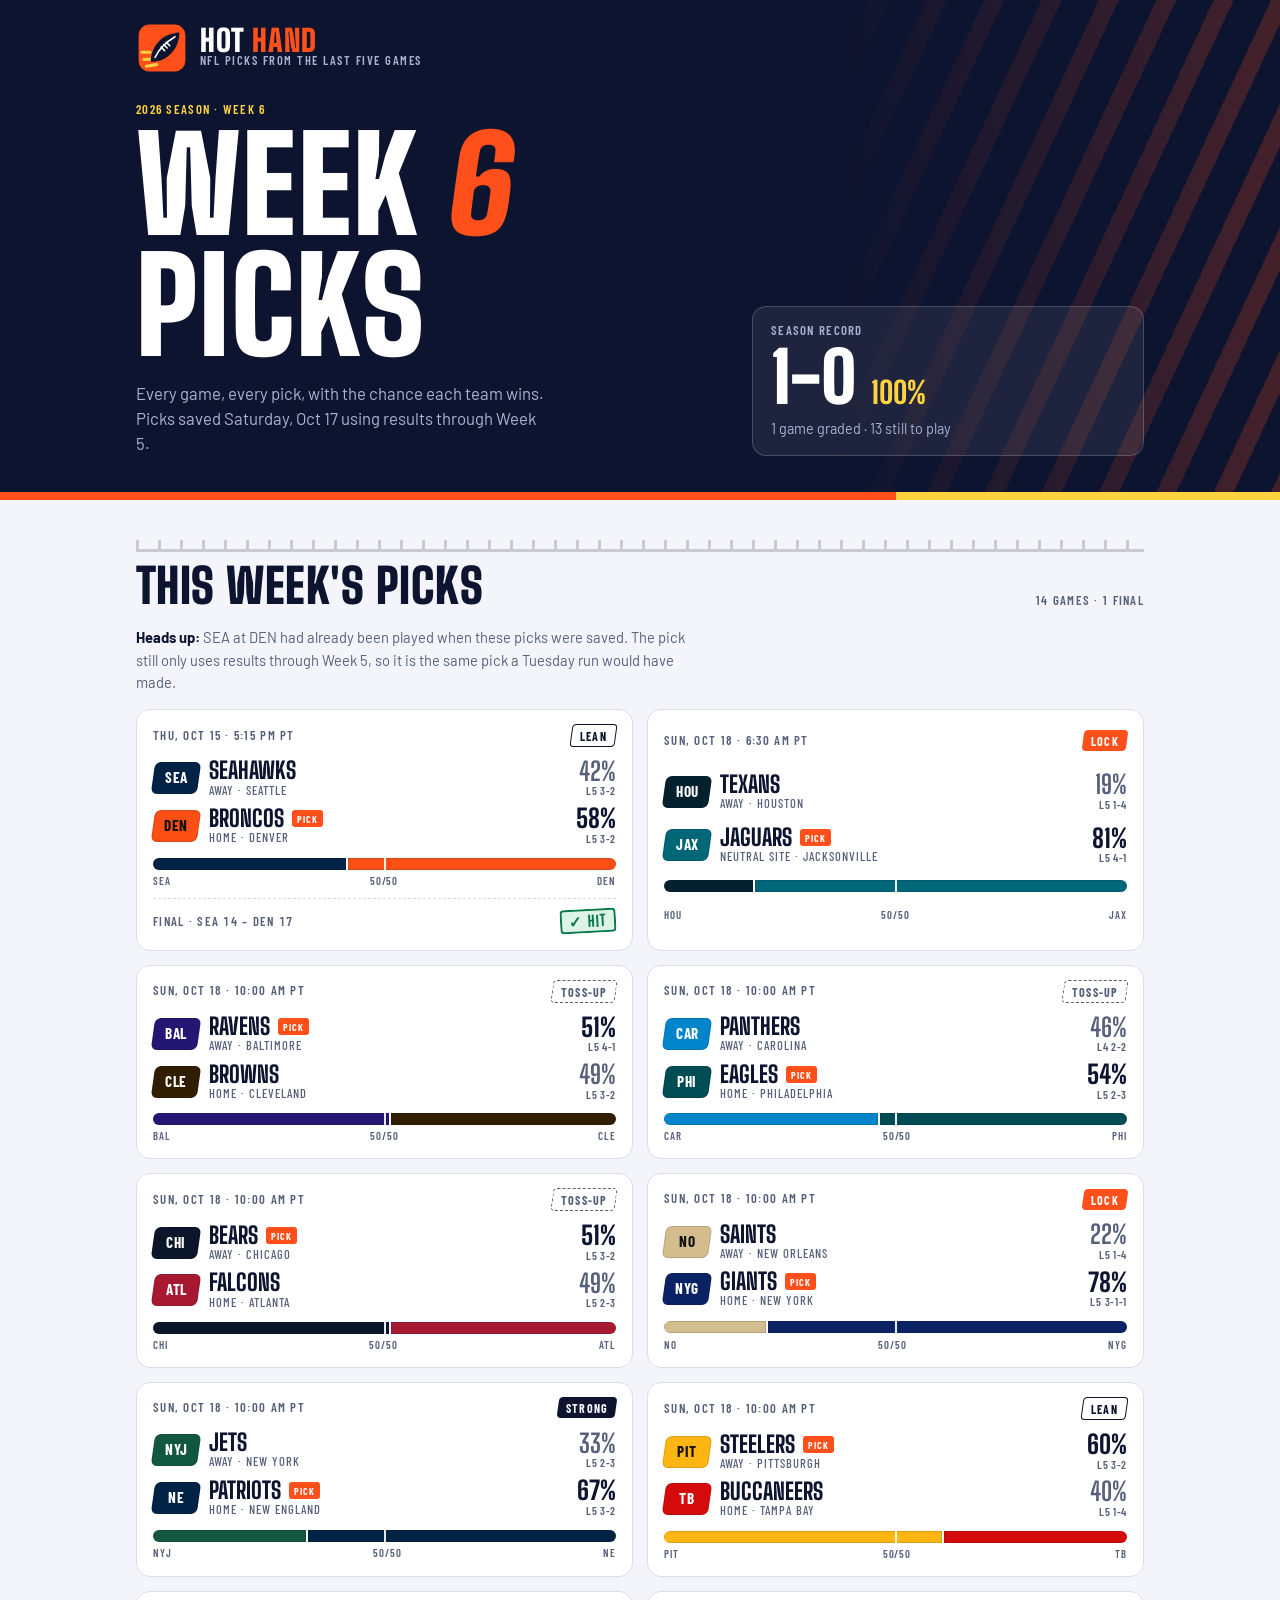
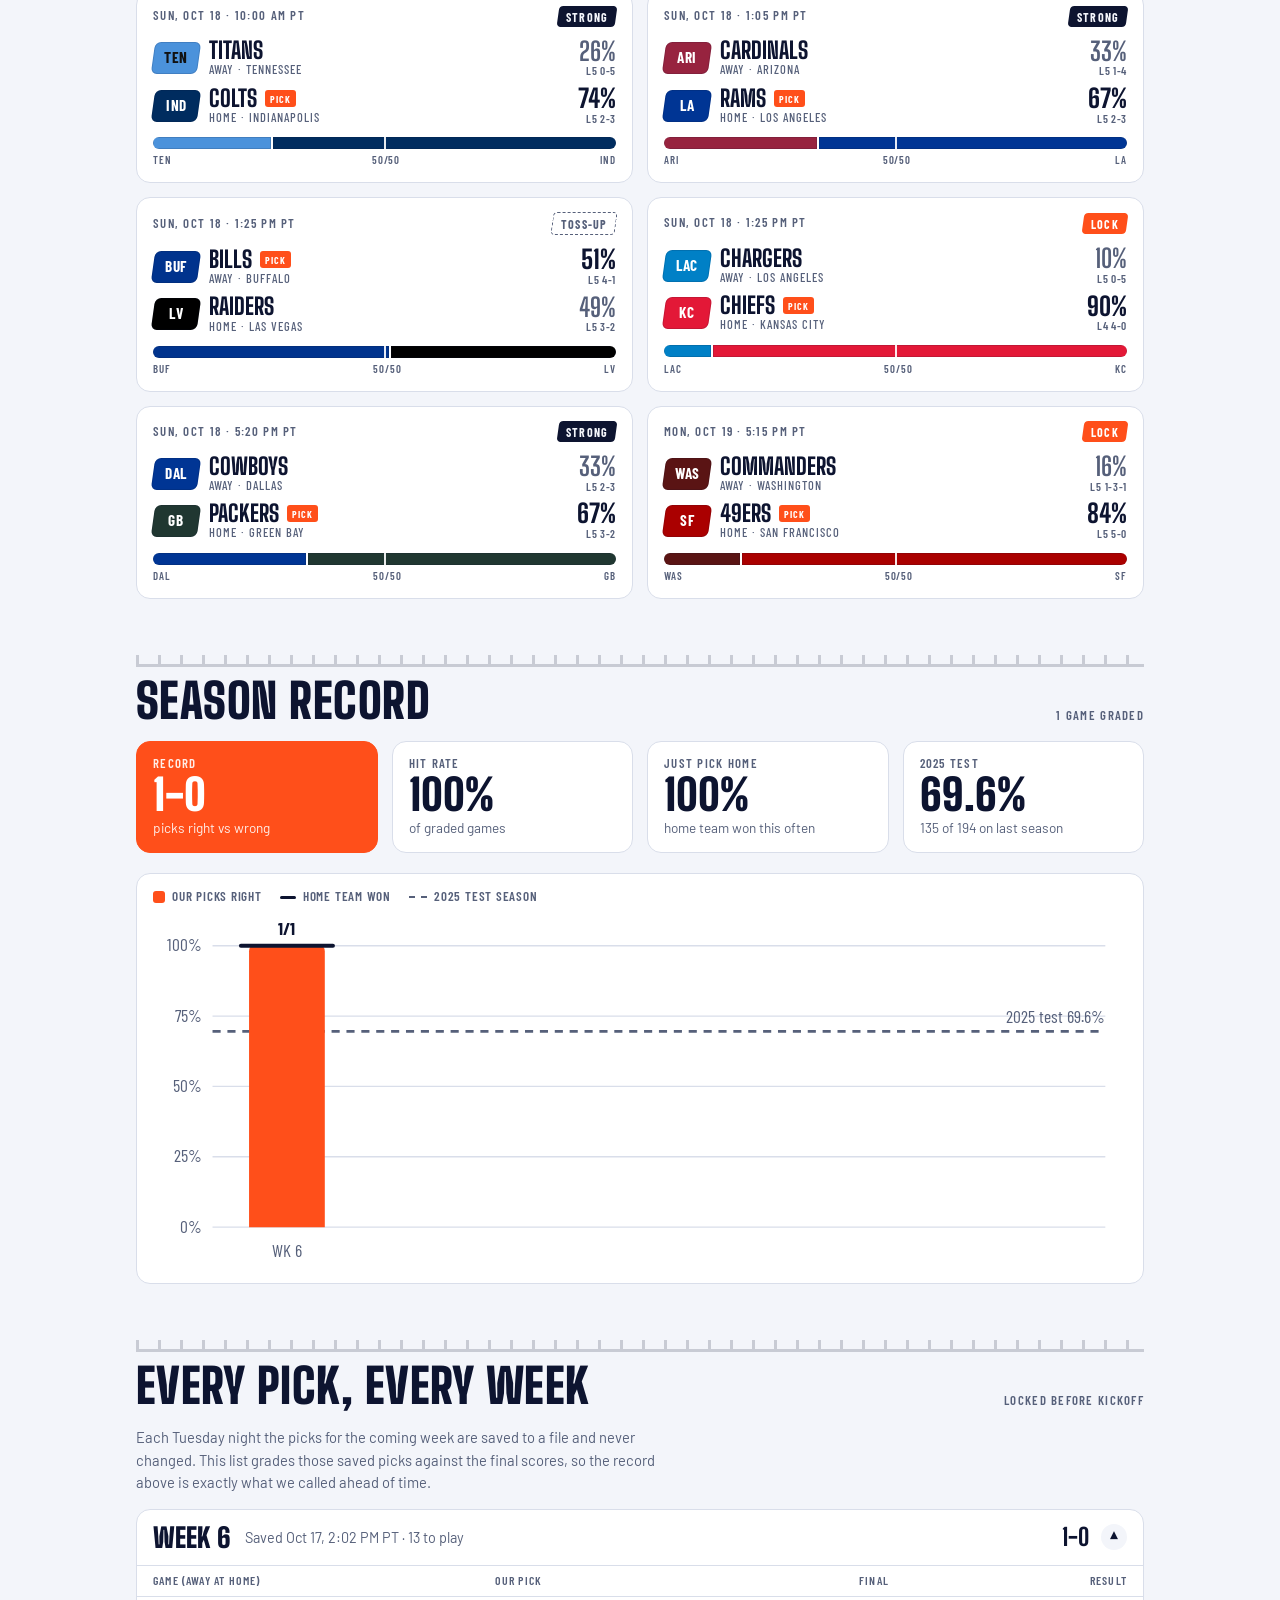
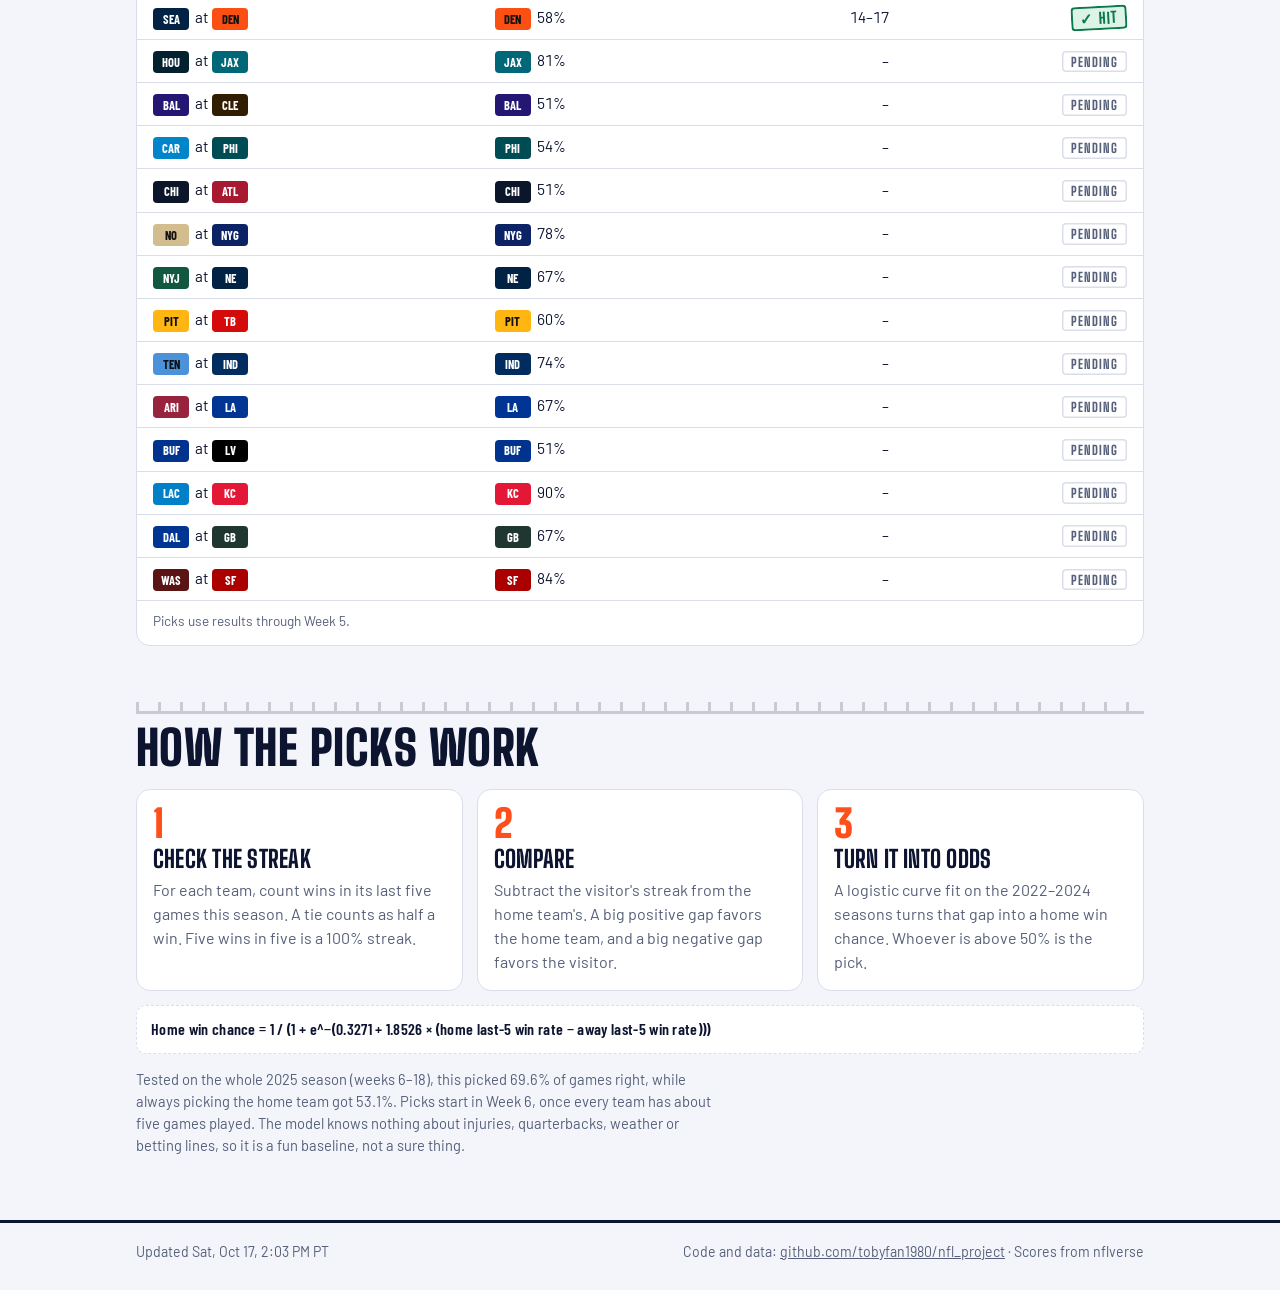
<file: docs/index.html>
<!doctype html>
<html lang="en">
<head>
<meta charset="utf-8">
<meta name="viewport" content="width=device-width, initial-scale=1, viewport-fit=cover">
<title>Hot Hand NFL Picks</title>
<meta name="description" content="Weekly NFL game picks from a model built on each team's last five games, with every past pick graded.">
<link rel="icon" href="data:image/svg+xml,%3Csvg xmlns='http://www.w3.org/2000/svg' viewBox='0 0 64 64'%3E%3Crect x='4' y='4' width='56' height='56' rx='12' fill='%23FF4F1A'/%3E%3Cpath d='M14 44C14 28 28 16 50 16C50 34 36 48 14 44Z' fill='%230D1430'/%3E%3Cpath d='M24 38L40 24' stroke='%23fff' stroke-width='2.5'/%3E%3C/svg%3E">
<link rel="preconnect" href="https://fonts.googleapis.com">
<link rel="preconnect" href="https://fonts.gstatic.com" crossorigin>
<link rel="stylesheet" href="https://fonts.googleapis.com/css2?family=Big+Shoulders+Display:wght@700;800;900&family=Barlow:wght@400;500;600;700&family=Barlow+Condensed:wght@500;600;700&display=swap">
<style>
/* Layout: a navy "stadium" hero band with this week's headline and the season scoreboard,
   then the game board as a two-up grid of matchup cards, the record chart, and the week-by-week ledger.
   Yard-line hash marks divide sections. */
:root {
  --bg: #F3F5FA;
  --surface: #FFFFFF;
  --ink: #0D1430;
  --muted: #56607A;
  --line: #D9DEEA;
  --blaze: #FF4F1A;        /* brand accent: marks, stripes, logo */
  --blaze-text: #C2360A;   /* accent when it has to be readable text */
  --volt: #FFD23F;
  --hit: #0B7A4B;
  --hit-soft: #DDF3E8;
  --miss: #C8233A;
  --miss-soft: #FBE3E6;
  --band: #0D1430;
  --band-ink: #FFFFFF;
  --band-muted: #A9B3D1;
  --font-display: "Big Shoulders Display", Impact, "Arial Narrow", sans-serif;
  --font-body: "Barlow", system-ui, -apple-system, "Segoe UI", sans-serif;
  --font-label: "Barlow Condensed", "Arial Narrow", system-ui, sans-serif;
}
@media (prefers-color-scheme: dark) {
  :root:not([data-theme="light"]) {
    --bg: #0A0F22; --surface: #121A33; --ink: #EEF1FA; --muted: #9AA4BF; --line: #263052;
    --blaze: #FF6A3A; --blaze-text: #FF8A60; --volt: #FFD23F;
    --hit: #46CF8F; --hit-soft: #133528; --miss: #FF6B7D; --miss-soft: #3A1620;
    --band: #141D3D; --band-ink: #FFFFFF; --band-muted: #A9B3D1;
    color-scheme: dark;
  }
}
:root[data-theme="dark"] {
  --bg: #0A0F22; --surface: #121A33; --ink: #EEF1FA; --muted: #9AA4BF; --line: #263052;
  --blaze: #FF6A3A; --blaze-text: #FF8A60; --volt: #FFD23F;
  --hit: #46CF8F; --hit-soft: #133528; --miss: #FF6B7D; --miss-soft: #3A1620;
  --band: #141D3D; --band-ink: #FFFFFF; --band-muted: #A9B3D1;
  color-scheme: dark;
}
* { box-sizing: border-box; }
html { padding-top: env(safe-area-inset-top, 0px); padding-bottom: env(safe-area-inset-bottom, 0px); }
body { margin: 0; background: var(--bg); color: var(--ink); font: 16px/1.5 var(--font-body); -webkit-font-smoothing: antialiased; }
.inner { max-width: 1040px; margin: 0 auto; padding-left: max(16px, env(safe-area-inset-left, 0px)); padding-right: max(16px, env(safe-area-inset-right, 0px)); }
h1, h2, h3 { font-family: var(--font-display); text-transform: uppercase; line-height: .92; margin: 0; text-wrap: balance; letter-spacing: .01em; }
.label { font: 600 .8rem/1.2 var(--font-label); text-transform: uppercase; letter-spacing: .1em; }
.num { font-variant-numeric: tabular-nums; }
a { color: inherit; }
:focus-visible { outline: 3px solid var(--blaze); outline-offset: 2px; }

/* ---------- Hero band ---------- */
.hero { background: var(--band); color: var(--band-ink); position: relative; overflow: hidden; }
.hero::before { /* speed stripes */
  content: ""; position: absolute; inset: 0 -20% 0 auto; width: 55%;
  background: repeating-linear-gradient(115deg, transparent 0 34px, color-mix(in srgb, var(--blaze) 22%, transparent) 34px 52px);
  mask-image: linear-gradient(90deg, transparent, #000 60%);
  -webkit-mask-image: linear-gradient(90deg, transparent, #000 60%);
  pointer-events: none;
}
.hero::after { /* sideline stripe */
  content: ""; position: absolute; left: 0; right: 0; bottom: 0; height: 8px;
  background: linear-gradient(90deg, var(--blaze) 0 70%, var(--volt) 70% 100%);
}
.hero .inner { position: relative; padding-block: 22px 44px; display: grid; gap: 28px; }
.brand { display: flex; align-items: center; gap: 12px; }
.brand svg { width: 52px; height: 52px; flex: none; }
.brand-name { font: 900 1.9rem/0.85 var(--font-display); text-transform: uppercase; letter-spacing: .02em; }
.brand-name span { color: var(--blaze); }
.brand-tag { font: 600 .78rem/1.2 var(--font-label); text-transform: uppercase; letter-spacing: .12em; color: var(--band-muted); }
.hero-grid { display: grid; grid-template-columns: minmax(0, 1.5fr) minmax(0, 1fr); gap: 28px; align-items: end; }
.hero-eyebrow { color: var(--volt); }
.hero h1 { font-size: clamp(3.6rem, 13vw, 8.2rem); font-weight: 900; margin-top: 8px; }
.hero h1 em { font-style: normal; color: var(--blaze); display: inline-block; transform: skewX(-8deg); }
.hero-sub { color: var(--band-muted); max-width: 46ch; margin: 14px 0 0; font-size: 1.05rem; }
.scoreboard { background: color-mix(in srgb, var(--band-ink) 7%, transparent); border: 1px solid color-mix(in srgb, var(--band-ink) 18%, transparent); border-radius: 14px; padding: 16px 18px; display: grid; gap: 10px; }
.scoreboard .label { color: var(--band-muted); }
.score-row { display: flex; align-items: baseline; gap: 14px; flex-wrap: wrap; }
.score-big { font: 900 4.4rem/0.85 var(--font-display); }
.score-pct { font: 800 1.9rem/1 var(--font-display); color: var(--volt); }
.score-note { font-size: .9rem; color: var(--band-muted); }

/* ---------- Section frame ---------- */
main { display: grid; gap: 56px; padding-block: 40px 64px; }
main > section { min-width: 0; }
.section-head { display: grid; gap: 6px; margin-bottom: 18px; }
.hashes { height: 12px; background: repeating-linear-gradient(90deg, var(--ink) 0 3px, transparent 3px 22px); opacity: .18; border-bottom: 3px solid var(--ink); }
.section-title { display: flex; justify-content: space-between; align-items: end; gap: 12px; flex-wrap: wrap; padding-top: 6px; }
.section-title h2 { font-size: clamp(2.1rem, 6vw, 3rem); font-weight: 900; }
.section-title .label { color: var(--muted); }
.note { font-size: .92rem; color: var(--muted); margin: 0 0 16px; max-width: 70ch; }
.note b { color: var(--ink); }

/* ---------- Game board ---------- */
.board { display: grid; grid-template-columns: repeat(2, minmax(0, 1fr)); gap: 14px; }
.game { background: var(--surface); border: 1px solid var(--line); border-radius: 14px; padding: 14px 16px 16px; display: grid; gap: 12px; min-width: 0; transition: transform .15s ease, border-color .15s ease; }
.game:hover { transform: translateY(-2px); border-color: color-mix(in srgb, var(--blaze) 60%, var(--line)); }
.game-top { display: flex; justify-content: space-between; align-items: center; gap: 8px; color: var(--muted); }
.tier { font: 700 .75rem/1 var(--font-label); text-transform: uppercase; letter-spacing: .1em; padding: 5px 8px 4px; border-radius: 4px; transform: skewX(-8deg); }
.tier span { display: inline-block; transform: skewX(8deg); }
.tier.lock { background: var(--blaze); color: #fff; }
.tier.strong { background: var(--ink); color: var(--bg); }
.tier.lean { border: 1.5px solid var(--ink); color: var(--ink); }
.tier.tossup { border: 1.5px dashed var(--muted); color: var(--muted); }
.teams { display: grid; gap: 8px; }
.team-row { display: grid; grid-template-columns: auto minmax(0, 1fr) auto; align-items: center; gap: 10px; }
.chip { width: 46px; height: 32px; border-radius: 6px; display: grid; place-items: center; font: 700 .95rem/1 var(--font-label); letter-spacing: .04em; box-shadow: inset 0 0 0 1px color-mix(in srgb, var(--ink) 14%, transparent); transform: skewX(-8deg); }
.chip span { transform: skewX(8deg); }
.team-name { min-width: 0; display: grid; }
.team-name b { font: 800 1.45rem/1 var(--font-display); text-transform: uppercase; overflow: hidden; text-overflow: ellipsis; white-space: nowrap; }
.team-name small { font: 500 .78rem/1.2 var(--font-label); text-transform: uppercase; letter-spacing: .08em; color: var(--muted); }
.team-row.picked .team-name b::after { content: "PICK"; font: 700 .62rem/1 var(--font-label); letter-spacing: .1em; color: #fff; background: var(--blaze); border-radius: 3px; padding: 3px 5px 2px; margin-left: 8px; vertical-align: 4px; }
.team-side { text-align: right; display: grid; justify-items: end; }
.team-side .pct { font: 800 1.6rem/1 var(--font-display); }
.team-row:not(.picked) .pct { color: var(--muted); font-weight: 700; }
.team-side .form { font: 600 .72rem/1.2 var(--font-label); color: var(--muted); letter-spacing: .06em; }
.bar { display: flex; height: 12px; gap: 2px; border-radius: 6px; overflow: hidden; position: relative; }
.bar i { display: block; height: 100%; box-shadow: inset 0 0 0 1px color-mix(in srgb, var(--ink) 16%, transparent); }
.bar::after { content: ""; position: absolute; left: 50%; top: 0; bottom: 0; width: 2px; background: var(--surface); transform: translateX(-1px); opacity: .9; }
.bar-scale { display: flex; justify-content: space-between; font: 600 .68rem/1 var(--font-label); color: var(--muted); letter-spacing: .08em; text-transform: uppercase; margin-top: -6px; }
.final { display: flex; align-items: center; justify-content: space-between; gap: 10px; border-top: 1px dashed var(--line); padding-top: 10px; }
.final .label { color: var(--muted); }
.stamp { font: 800 .95rem/1 var(--font-display); letter-spacing: .08em; padding: 5px 9px 4px; border-radius: 4px; transform: rotate(-3deg); display: inline-flex; gap: 6px; align-items: center; }
.stamp.hit { background: var(--hit-soft); color: var(--hit); box-shadow: inset 0 0 0 2px var(--hit); }
.stamp.miss { background: var(--miss-soft); color: var(--miss); box-shadow: inset 0 0 0 2px var(--miss); }
.stamp.tie { color: var(--muted); box-shadow: inset 0 0 0 2px var(--line); }
.stamp.pending { color: var(--muted); box-shadow: inset 0 0 0 1.5px var(--line); transform: none; font-size: .8rem; }

/* ---------- Season record ---------- */
.stats { display: grid; grid-template-columns: repeat(4, minmax(0, 1fr)); gap: 14px; margin-bottom: 20px; }
.stat { background: var(--surface); border: 1px solid var(--line); border-radius: 14px; padding: 14px 16px; display: grid; gap: 4px; align-content: start; }
.stat .label { color: var(--muted); }
.stat b { font: 900 2.7rem/0.9 var(--font-display); }
.stat.lead { background: var(--blaze); border-color: var(--blaze); color: #fff; }
.stat.lead .label, .stat.lead small { color: #fff; opacity: .9; }
.stat small { color: var(--muted); font-size: .85rem; }
.chart-card { background: var(--surface); border: 1px solid var(--line); border-radius: 14px; padding: 16px; display: grid; gap: 12px; }
.chart-wrap { overflow-x: auto; position: relative; }
.chart-wrap svg { display: block; width: 100%; min-width: 300px; height: auto; }
.chart-wrap text { font-family: var(--font-label); font-size: 13px; fill: var(--muted); }
.chart-wrap text.val { fill: var(--ink); font-weight: 700; }
.chart-wrap .bar-hit { cursor: default; }
.legend { display: flex; gap: 18px; flex-wrap: wrap; font: 600 .82rem/1 var(--font-label); text-transform: uppercase; letter-spacing: .06em; color: var(--muted); }
.legend span { display: inline-flex; align-items: center; gap: 7px; }
.sw-bar { width: 12px; height: 12px; border-radius: 3px; background: var(--blaze); }
.sw-tick { width: 16px; height: 3px; background: var(--ink); border-radius: 2px; }
.sw-ref { width: 18px; height: 0; border-top: 2px dashed var(--muted); }
.tooltip { position: absolute; pointer-events: none; background: var(--ink); color: var(--bg); font: 600 .82rem/1.35 var(--font-body); padding: 7px 10px; border-radius: 8px; white-space: nowrap; transform: translate(-50%, -100%); margin-top: -10px; }

/* ---------- Ledger ---------- */
.ledger { display: grid; gap: 10px; }
details { background: var(--surface); border: 1px solid var(--line); border-radius: 14px; overflow: hidden; }
summary { cursor: pointer; list-style: none; padding: 14px 16px; display: grid; grid-template-columns: auto minmax(0, 1fr) auto; gap: 14px; align-items: center; }
summary::-webkit-details-marker { display: none; }
.wk-num { font: 900 1.7rem/1 var(--font-display); text-transform: uppercase; }
.wk-meta { color: var(--muted); font-size: .9rem; min-width: 0; }
.wk-rec { display: flex; align-items: center; gap: 12px; }
.wk-rec b { font: 800 1.5rem/1 var(--font-display); }
.chev { width: 26px; height: 26px; border-radius: 50%; display: grid; place-items: center; background: var(--bg); transition: transform .2s ease; font: 700 1rem/1 var(--font-label); }
details[open] .chev { transform: rotate(180deg); }
.table-wrap { overflow-x: auto; border-top: 1px solid var(--line); }
table { width: 100%; border-collapse: collapse; min-width: 560px; font-size: .95rem; }
th, td { padding: 9px 16px; text-align: left; border-bottom: 1px solid var(--line); }
tr:last-child td { border-bottom: 0; }
th { font: 600 .74rem/1 var(--font-label); text-transform: uppercase; letter-spacing: .1em; color: var(--muted); }
td.r, th.r { text-align: right; }
td .mini-chip { display: inline-grid; place-items: center; width: 36px; height: 22px; border-radius: 4px; font: 700 .78rem/1 var(--font-label); margin-right: 6px; vertical-align: middle; }
.wk-foot { padding: 10px 16px 14px; font-size: .85rem; color: var(--muted); border-top: 1px solid var(--line); }

/* ---------- How it works ---------- */
.how { display: grid; grid-template-columns: repeat(3, minmax(0, 1fr)); gap: 14px; }
.how-step { background: var(--surface); border: 1px solid var(--line); border-radius: 14px; padding: 16px; display: grid; gap: 8px; align-content: start; }
.how-step .step { font: 900 2.4rem/0.9 var(--font-display); color: var(--blaze); }
.how-step h3 { font-size: 1.5rem; font-weight: 800; }
.how-step p { margin: 0; color: var(--muted); }
.formula { margin-top: 14px; font: 600 1rem/1.4 var(--font-label); letter-spacing: .02em; background: var(--surface); border: 1px dashed var(--line); border-radius: 10px; padding: 12px 14px; overflow-x: auto; white-space: nowrap; }
.fine { color: var(--muted); font-size: .92rem; max-width: 72ch; margin: 14px 0 0; }

footer { border-top: 3px solid var(--ink); }
footer .inner { padding-block: 18px 28px; display: flex; justify-content: space-between; gap: 12px; flex-wrap: wrap; color: var(--muted); font-size: .88rem; }

@media (max-width: 760px) {
  .hero-grid { grid-template-columns: minmax(0, 1fr); }
  .board { grid-template-columns: minmax(0, 1fr); }
  .stats { grid-template-columns: repeat(2, minmax(0, 1fr)); }
  .how { grid-template-columns: minmax(0, 1fr); }
  .wk-meta { display: none; }
  summary { grid-template-columns: minmax(0, 1fr) auto; }
}
@media (prefers-reduced-motion: no-preference) {
  .bar i { animation: grow .7s cubic-bezier(.2, .8, .2, 1) both; transform-origin: left; }
  .bar i + i { transform-origin: right; }
  @keyframes grow { from { transform: scaleX(.4); } to { transform: scaleX(1); } }
}
</style>
</head>
<body>
<header class="hero">
  <div class="inner">
    <div class="brand">
      <svg viewBox="0 0 120 120" role="img" aria-label="Hot Hand logo">
        <rect x="6" y="6" width="108" height="108" rx="24" fill="#FF4F1A"/>
        <g stroke="#FFD23F" stroke-width="7" stroke-linecap="round">
          <line x1="18" y1="86" x2="40" y2="86"/>
          <line x1="14" y1="70" x2="32" y2="70"/>
          <line x1="24" y1="102" x2="48" y2="98"/>
        </g>
        <path d="M34 92C34 56 60 26 100 24C100 62 72 92 34 92Z" fill="#0D1430"/>
        <path d="M44 82C52 64 70 46 90 34" stroke="#FFFFFF" stroke-width="3.5" fill="none" stroke-linecap="round"/>
        <g stroke="#FFFFFF" stroke-width="3.5" stroke-linecap="round">
          <line x1="58" y1="58" x2="66" y2="66"/>
          <line x1="64" y1="52" x2="72" y2="60"/>
          <line x1="70" y1="47" x2="78" y2="55"/>
        </g>
      </svg>
      <div>
        <div class="brand-name">Hot <span>Hand</span></div>
        <div class="brand-tag">NFL picks from the last five games</div>
      </div>
    </div>
    <div class="hero-grid">
      <div>
        <div class="label hero-eyebrow" id="hero-eyebrow"></div>
        <h1 id="hero-title"></h1>
        <p class="hero-sub" id="hero-sub"></p>
      </div>
      <div class="scoreboard" aria-label="Season record">
        <div class="label">Season record</div>
        <div class="score-row"><span class="score-big num" id="sb-record"></span><span class="score-pct num" id="sb-pct"></span></div>
        <div class="score-note" id="sb-note"></div>
      </div>
    </div>
  </div>
</header>

<main class="inner">
  <section aria-labelledby="board-h">
    <div class="section-head">
      <div class="hashes" aria-hidden="true"></div>
      <div class="section-title"><h2 id="board-h">This week's picks</h2><span class="label" id="board-meta"></span></div>
    </div>
    <p class="note" id="board-note" hidden></p>
    <div class="board" id="board"></div>
  </section>

  <section aria-labelledby="record-h">
    <div class="section-head">
      <div class="hashes" aria-hidden="true"></div>
      <div class="section-title"><h2 id="record-h">Season record</h2><span class="label" id="record-meta"></span></div>
    </div>
    <div class="stats" id="stats"></div>
    <div class="chart-card">
      <div class="legend">
        <span><i class="sw-bar"></i>Our picks right</span>
        <span><i class="sw-tick"></i>Home team won</span>
        <span><i class="sw-ref"></i>2025 test season</span>
      </div>
      <div class="chart-wrap" id="chart"></div>
    </div>
  </section>

  <section aria-labelledby="ledger-h">
    <div class="section-head">
      <div class="hashes" aria-hidden="true"></div>
      <div class="section-title"><h2 id="ledger-h">Every pick, every week</h2><span class="label">Locked before kickoff</span></div>
    </div>
    <p class="note">Each Tuesday night the picks for the coming week are saved to a file and never changed. This list grades those saved picks against the final scores, so the record above is exactly what we called ahead of time.</p>
    <div class="ledger" id="ledger"></div>
  </section>

  <section aria-labelledby="how-h">
    <div class="section-head">
      <div class="hashes" aria-hidden="true"></div>
      <div class="section-title"><h2 id="how-h">How the picks work</h2></div>
    </div>
    <div class="how">
      <div class="how-step"><span class="step">1</span><h3>Check the streak</h3><p>For each team, count wins in its last five games this season. A tie counts as half a win. Five wins in five is a 100% streak.</p></div>
      <div class="how-step"><span class="step">2</span><h3>Compare</h3><p>Subtract the visitor's streak from the home team's. A big positive gap favors the home team, and a big negative gap favors the visitor.</p></div>
      <div class="how-step"><span class="step">3</span><h3>Turn it into odds</h3><p>A logistic curve fit on the 2022–2024 seasons turns that gap into a home win chance. Whoever is above 50% is the pick.</p></div>
    </div>
    <div class="formula" id="formula"></div>
    <p class="fine" id="fine"></p>
  </section>
</main>

<footer>
  <div class="inner"><span id="updated"></span><span>Code and data: <a href="https://github.com/tobyfan1980/nfl_project">github.com/tobyfan1980/nfl_project</a> · Scores from nflverse</span></div>
</footer>

<script>
const DATA = {"season":2026,"updated":"2026-10-17T14:03-0700","current_week":6,"model":{"name":"last5-logistic-v1","intercept":0.3271,"slope":1.8526,"trained_on":"2022-2024 regular season, weeks 6-18"},"backtest":{"season":2025,"games":194,"correct":135,"home_wins":103},"teams":{"ARI":{"city":"Arizona","name":"Cardinals","color":"#97233F","ink":"#fff"},"ATL":{"city":"Atlanta","name":"Falcons","color":"#A71930","ink":"#fff"},"BAL":{"city":"Baltimore","name":"Ravens","color":"#241773","ink":"#fff"},"BUF":{"city":"Buffalo","name":"Bills","color":"#00338D","ink":"#fff"},"CAR":{"city":"Carolina","name":"Panthers","color":"#0085CA","ink":"#fff"},"CHI":{"city":"Chicago","name":"Bears","color":"#0B162A","ink":"#fff"},"CIN":{"city":"Cincinnati","name":"Bengals","color":"#FB4F14","ink":"#111"},"CLE":{"city":"Cleveland","name":"Browns","color":"#311D00","ink":"#fff"},"DAL":{"city":"Dallas","name":"Cowboys","color":"#003594","ink":"#fff"},"DEN":{"city":"Denver","name":"Broncos","color":"#FB4F14","ink":"#111"},"DET":{"city":"Detroit","name":"Lions","color":"#0076B6","ink":"#fff"},"GB":{"city":"Green Bay","name":"Packers","color":"#203731","ink":"#fff"},"HOU":{"city":"Houston","name":"Texans","color":"#03202F","ink":"#fff"},"IND":{"city":"Indianapolis","name":"Colts","color":"#002C5F","ink":"#fff"},"JAX":{"city":"Jacksonville","name":"Jaguars","color":"#006778","ink":"#fff"},"KC":{"city":"Kansas City","name":"Chiefs","color":"#E31837","ink":"#fff"},"LV":{"city":"Las Vegas","name":"Raiders","color":"#000000","ink":"#fff"},"LAC":{"city":"Los Angeles","name":"Chargers","color":"#0080C6","ink":"#fff"},"LA":{"city":"Los Angeles","name":"Rams","color":"#003594","ink":"#fff"},"MIA":{"city":"Miami","name":"Dolphins","color":"#008E97","ink":"#fff"},"MIN":{"city":"Minnesota","name":"Vikings","color":"#4F2683","ink":"#fff"},"NE":{"city":"New England","name":"Patriots","color":"#002244","ink":"#fff"},"NO":{"city":"New Orleans","name":"Saints","color":"#D3BC8D","ink":"#111"},"NYG":{"city":"New York","name":"Giants","color":"#0B2265","ink":"#fff"},"NYJ":{"city":"New York","name":"Jets","color":"#125740","ink":"#fff"},"PHI":{"city":"Philadelphia","name":"Eagles","color":"#004C54","ink":"#fff"},"PIT":{"city":"Pittsburgh","name":"Steelers","color":"#FFB612","ink":"#111"},"SF":{"city":"San Francisco","name":"49ers","color":"#AA0000","ink":"#fff"},"SEA":{"city":"Seattle","name":"Seahawks","color":"#002244","ink":"#fff"},"TB":{"city":"Tampa Bay","name":"Buccaneers","color":"#D50A0A","ink":"#fff"},"TEN":{"city":"Tennessee","name":"Titans","color":"#4B92DB","ink":"#111"},"WAS":{"city":"Washington","name":"Commanders","color":"#5A1414","ink":"#fff"}},"weeks":[{"week":6,"generated_at":"2026-10-17T14:02-0700","features_through_week":5,"games_final_before_prediction":["2026_06_SEA_DEN"],"games":[{"game_id":"2026_06_SEA_DEN","kickoff_pt":"2026-10-15T17:15-0700","location":"Home","home":"DEN","away":"SEA","home_last5":{"games":5,"wins":3,"losses":2,"ties":0,"win_rate":0.6},"away_last5":{"games":5,"wins":3,"losses":2,"ties":0,"win_rate":0.6},"home_win_prob":0.5811,"pick":"DEN","status":"final","home_score":17,"away_score":14,"winner":"DEN","result":"hit"},{"game_id":"2026_06_HOU_JAX","kickoff_pt":"2026-10-18T06:30-0700","location":"Neutral","home":"JAX","away":"HOU","home_last5":{"games":5,"wins":4,"losses":1,"ties":0,"win_rate":0.8},"away_last5":{"games":5,"wins":1,"losses":4,"ties":0,"win_rate":0.2},"home_win_prob":0.8082,"pick":"JAX","status":"upcoming"},{"game_id":"2026_06_BAL_CLE","kickoff_pt":"2026-10-18T10:00-0700","location":"Home","home":"CLE","away":"BAL","home_last5":{"games":5,"wins":3,"losses":2,"ties":0,"win_rate":0.6},"away_last5":{"games":5,"wins":4,"losses":1,"ties":0,"win_rate":0.8},"home_win_prob":0.4891,"pick":"BAL","status":"upcoming"},{"game_id":"2026_06_CAR_PHI","kickoff_pt":"2026-10-18T10:00-0700","location":"Home","home":"PHI","away":"CAR","home_last5":{"games":5,"wins":2,"losses":3,"ties":0,"win_rate":0.4},"away_last5":{"games":4,"wins":2,"losses":2,"ties":0,"win_rate":0.5},"home_win_prob":0.5354,"pick":"PHI","status":"upcoming"},{"game_id":"2026_06_CHI_ATL","kickoff_pt":"2026-10-18T10:00-0700","location":"Home","home":"ATL","away":"CHI","home_last5":{"games":5,"wins":2,"losses":3,"ties":0,"win_rate":0.4},"away_last5":{"games":5,"wins":3,"losses":2,"ties":0,"win_rate":0.6},"home_win_prob":0.4891,"pick":"CHI","status":"upcoming"},{"game_id":"2026_06_NO_NYG","kickoff_pt":"2026-10-18T10:00-0700","location":"Home","home":"NYG","away":"NO","home_last5":{"games":5,"wins":3,"losses":1,"ties":1,"win_rate":0.7},"away_last5":{"games":5,"wins":1,"losses":4,"ties":0,"win_rate":0.2},"home_win_prob":0.7779,"pick":"NYG","status":"upcoming"},{"game_id":"2026_06_NYJ_NE","kickoff_pt":"2026-10-18T10:00-0700","location":"Home","home":"NE","away":"NYJ","home_last5":{"games":5,"wins":3,"losses":2,"ties":0,"win_rate":0.6},"away_last5":{"games":5,"wins":2,"losses":3,"ties":0,"win_rate":0.4},"home_win_prob":0.6677,"pick":"NE","status":"upcoming"},{"game_id":"2026_06_PIT_TB","kickoff_pt":"2026-10-18T10:00-0700","location":"Home","home":"TB","away":"PIT","home_last5":{"games":5,"wins":1,"losses":4,"ties":0,"win_rate":0.2},"away_last5":{"games":5,"wins":3,"losses":2,"ties":0,"win_rate":0.6},"home_win_prob":0.398,"pick":"PIT","status":"upcoming"},{"game_id":"2026_06_TEN_IND","kickoff_pt":"2026-10-18T10:00-0700","location":"Home","home":"IND","away":"TEN","home_last5":{"games":5,"wins":2,"losses":3,"ties":0,"win_rate":0.4},"away_last5":{"games":5,"wins":0,"losses":5,"ties":0,"win_rate":0.0},"home_win_prob":0.7442,"pick":"IND","status":"upcoming"},{"game_id":"2026_06_ARI_LA","kickoff_pt":"2026-10-18T13:05-0700","location":"Home","home":"LA","away":"ARI","home_last5":{"games":5,"wins":2,"losses":3,"ties":0,"win_rate":0.4},"away_last5":{"games":5,"wins":1,"losses":4,"ties":0,"win_rate":0.2},"home_win_prob":0.6677,"pick":"LA","status":"upcoming"},{"game_id":"2026_06_BUF_LV","kickoff_pt":"2026-10-18T13:25-0700","location":"Home","home":"LV","away":"BUF","home_last5":{"games":5,"wins":3,"losses":2,"ties":0,"win_rate":0.6},"away_last5":{"games":5,"wins":4,"losses":1,"ties":0,"win_rate":0.8},"home_win_prob":0.4891,"pick":"BUF","status":"upcoming"},{"game_id":"2026_06_LAC_KC","kickoff_pt":"2026-10-18T13:25-0700","location":"Home","home":"KC","away":"LAC","home_last5":{"games":4,"wins":4,"losses":0,"ties":0,"win_rate":1.0},"away_last5":{"games":5,"wins":0,"losses":5,"ties":0,"win_rate":0.0},"home_win_prob":0.8984,"pick":"KC","status":"upcoming"},{"game_id":"2026_06_DAL_GB","kickoff_pt":"2026-10-18T17:20-0700","location":"Home","home":"GB","away":"DAL","home_last5":{"games":5,"wins":3,"losses":2,"ties":0,"win_rate":0.6},"away_last5":{"games":5,"wins":2,"losses":3,"ties":0,"win_rate":0.4},"home_win_prob":0.6677,"pick":"GB","status":"upcoming"},{"game_id":"2026_06_WAS_SF","kickoff_pt":"2026-10-19T17:15-0700","location":"Home","home":"SF","away":"WAS","home_last5":{"games":5,"wins":5,"losses":0,"ties":0,"win_rate":1.0},"away_last5":{"games":5,"wins":1,"losses":3,"ties":1,"win_rate":0.3},"home_win_prob":0.8353,"pick":"SF","status":"upcoming"}]}],"record":{"decided":1,"correct":1,"home_wins":1,"ties":0,"pending":13,"weeks":[{"week":6,"decided":1,"correct":1,"home_wins":1}]}};
const TEAMS = DATA.teams;
const esc = s => String(s).replace(/[&<>"']/g, c => ({ "&": "&amp;", "<": "&lt;", ">": "&gt;", '"': "&quot;", "'": "&#39;" }[c]));
const pct = p => Math.round(p * 100) + "%";
const team = abbr => TEAMS[abbr] || { city: "", name: abbr, color: "#777", ink: "#fff" };
const chip = (abbr, cls = "chip") => { const t = team(abbr); return `<span class="${cls}" style="background:${t.color};color:${t.ink}"><span>${esc(abbr)}</span></span>`; };
// Timestamps are saved with a Pacific offset (e.g. 2026-10-18T10:00-0700); show them in Pacific time.
const parseTs = s => new Date(s.replace(/([+-]\d{2})(\d{2})$/, "$1:$2"));
const fmt = (s, opts) => parseTs(s).toLocaleString("en-US", { timeZone: "America/Los_Angeles", ...opts });
const kickoff = s => fmt(s, { weekday: "short", month: "short", day: "numeric" }) + " · " + fmt(s, { hour: "numeric", minute: "2-digit" }) + " PT";
const pickProb = g => g.pick === g.home ? g.home_win_prob : 1 - g.home_win_prob;
const tier = p => p >= 0.75 ? ["lock", "Lock"] : p >= 0.65 ? ["strong", "Strong"] : p >= 0.55 ? ["lean", "Lean"] : ["tossup", "Toss-up"];
const formStr = r => r.games ? `L${r.games} ${r.wins}-${r.losses}${r.ties ? "-" + r.ties : ""}` : "No games yet";
const stamp = g => g.status !== "final" ? '<span class="stamp pending">PENDING</span>'
  : g.result === "hit" ? '<span class="stamp hit">✓ HIT</span>'
  : g.result === "miss" ? '<span class="stamp miss">✗ MISS</span>' : '<span class="stamp tie">TIE</span>';

const rec = DATA.record;
const week = DATA.weeks[DATA.weeks.length - 1];
const losses = rec.decided - rec.correct;

// Hero
document.getElementById("hero-eyebrow").textContent = `${DATA.season} season` + (week ? ` · Week ${week.week}` : "");
document.getElementById("hero-title").innerHTML = week ? `Week <em>${week.week}</em> picks` : "Picks <em>soon</em>";
document.getElementById("hero-sub").textContent = week
  ? `Every game, every pick, with the chance each team wins. Picks saved ${fmt(week.generated_at, { weekday: "long", month: "short", day: "numeric" })} using results through Week ${week.features_through_week}.`
  : "Picks show up here once the first week is predicted.";
document.getElementById("sb-record").textContent = `${rec.correct}-${losses}`;
document.getElementById("sb-pct").textContent = rec.decided ? pct(rec.correct / rec.decided) : "";
document.getElementById("sb-note").textContent = rec.decided
  ? `${rec.decided} game${rec.decided === 1 ? "" : "s"} graded` + (rec.pending ? ` · ${rec.pending} still to play` : "") + (rec.ties ? ` · ${rec.ties} tie${rec.ties > 1 ? "s" : ""} not counted` : "")
  : `First results land after this weekend · ${rec.pending} games picked`;

// Game board
if (week) {
  const games = week.games;
  const done = games.filter(g => g.status === "final").length;
  document.getElementById("board-meta").textContent = `${games.length} games` + (done ? ` · ${done} final` : "");
  const early = week.games_final_before_prediction || [];
  if (early.length) {
    const names = games.filter(g => early.includes(g.game_id)).map(g => `${g.away} at ${g.home}`).join(", ");
    const note = document.getElementById("board-note");
    note.innerHTML = `<b>Heads up:</b> ${esc(names)} had already been played when these picks were saved. The pick still only uses results through Week ${week.features_through_week}, so it is the same pick a Tuesday run would have made.`;
    note.hidden = false;
  }
  document.getElementById("board").innerHTML = games.map(g => {
    const p = pickProb(g), [tierCls, tierName] = tier(p);
    const row = (abbr, side, prob, form) => {
      const t = team(abbr);
      return `<div class="team-row ${g.pick === abbr ? "picked" : ""}">
        ${chip(abbr)}
        <div class="team-name"><b>${esc(t.name)}</b><small>${side} · ${esc(t.city)}</small></div>
        <div class="team-side"><span class="pct num">${pct(prob)}</span><span class="form num">${esc(formStr(form))}</span></div>
      </div>`;
    };
    const away = team(g.away), home = team(g.home);
    const awayW = ((1 - g.home_win_prob) * 100).toFixed(1), homeW = (g.home_win_prob * 100).toFixed(1);
    const neutral = g.location === "Neutral" ? "Neutral site" : "Home";
    const final = g.status === "final"
      ? `<div class="final"><span class="label num">Final · ${esc(g.away)} ${g.away_score} – ${esc(g.home)} ${g.home_score}</span>${stamp(g)}</div>` : "";
    return `<article class="game">
      <div class="game-top"><span class="label">${esc(kickoff(g.kickoff_pt))}</span><span class="tier ${tierCls}"><span>${tierName}</span></span></div>
      <div class="teams">${row(g.away, "Away", 1 - g.home_win_prob, g.away_last5)}${row(g.home, neutral, g.home_win_prob, g.home_last5)}</div>
      <div class="bar" role="img" aria-label="${esc(away.name)} ${pct(1 - g.home_win_prob)}, ${esc(home.name)} ${pct(g.home_win_prob)}">
        <i style="width:${awayW}%;background:${away.color}"></i><i style="width:${homeW}%;background:${home.color}"></i>
      </div>
      <div class="bar-scale"><span>${esc(g.away)}</span><span>50/50</span><span>${esc(g.home)}</span></div>
      ${final}
    </article>`;
  }).join("");
} else {
  document.getElementById("board").innerHTML = '<p class="note">No picks saved yet. Run the weekly update to make the first ones.</p>';
}

// Season record tiles
const bt = DATA.backtest, btRate = bt.correct / bt.games;
const homeRate = rec.decided ? rec.home_wins / rec.decided : 0;
document.getElementById("record-meta").textContent = rec.decided ? `${rec.decided} game${rec.decided === 1 ? "" : "s"} graded` : "Waiting on first results";
document.getElementById("stats").innerHTML = `
  <div class="stat lead"><span class="label">Record</span><b class="num">${rec.correct}-${losses}</b><small>picks right vs wrong</small></div>
  <div class="stat"><span class="label">Hit rate</span><b class="num">${rec.decided ? pct(rec.correct / rec.decided) : "–"}</b><small>of graded games</small></div>
  <div class="stat"><span class="label">Just pick home</span><b class="num">${rec.decided ? pct(homeRate) : "–"}</b><small>home team won this often</small></div>
  <div class="stat"><span class="label">2025 test</span><b class="num">${(btRate * 100).toFixed(1)}%</b><small>${bt.correct} of ${bt.games} on last season</small></div>`;

// Weekly accuracy chart: bars = our hit rate, tick = home-team win rate, dashed line = 2025 test rate
(function drawChart() {
  const weeks = rec.weeks.filter(w => w.decided);
  const el = document.getElementById("chart");
  if (!weeks.length) { el.innerHTML = '<p class="note" style="margin:0">The chart fills in as each week\'s games go final.</p>'; return; }
  const slots = Math.max(weeks.length, 6);
  const W = 720, H = 260, L = 44, R = 16, T = 22, B = 30;
  const cw = (W - L - R) / slots, bw = Math.min(56, cw * 0.56);
  const y = v => T + (1 - v) * (H - T - B);
  let s = `<svg viewBox="0 0 ${W} ${H}" role="img" aria-label="Pick accuracy by week">`;
  [0, 0.25, 0.5, 0.75, 1].forEach(v => {
    s += `<line x1="${L}" x2="${W - R}" y1="${y(v)}" y2="${y(v)}" stroke="var(--line)" stroke-width="1"/>`;
    s += `<text x="${L - 8}" y="${y(v) + 4}" text-anchor="end">${v * 100}%</text>`;
  });
  s += `<line x1="${L}" x2="${W - R}" y1="${y(btRate)}" y2="${y(btRate)}" stroke="var(--muted)" stroke-width="2" stroke-dasharray="6 5"/>`;
  s += `<text x="${W - R}" y="${y(btRate) - 6}" text-anchor="end">2025 test ${(btRate * 100).toFixed(1)}%</text>`;
  weeks.forEach((w, i) => {
    const cx = L + cw * (i + 0.5), a = w.correct / w.decided, h = w.home_wins / w.decided;
    const top = y(a), base = y(0), r = Math.min(4, (base - top) / 2);
    const tip = `Week ${w.week}: ${w.correct} of ${w.decided} right (${pct(a)}) · home won ${w.home_wins} of ${w.decided}`;
    s += `<g class="bar-hit" data-tip="${esc(tip)}" data-x="${cx}" data-y="${Math.min(top, y(h))}">`;
    s += `<rect x="${cx - cw / 2}" y="${T}" width="${cw}" height="${base - T}" fill="transparent"/>`;
    s += `<path d="M${cx - bw / 2},${base} V${top + r} Q${cx - bw / 2},${top} ${cx - bw / 2 + r},${top} H${cx + bw / 2 - r} Q${cx + bw / 2},${top} ${cx + bw / 2},${top + r} V${base} Z" fill="var(--blaze)"/>`;
    s += `<line x1="${cx - bw / 2 - 6}" x2="${cx + bw / 2 + 6}" y1="${y(h)}" y2="${y(h)}" stroke="var(--ink)" stroke-width="3" stroke-linecap="round"/>`;
    s += `<text class="val" x="${cx}" y="${top - 8}" text-anchor="middle">${w.correct}/${w.decided}</text>`;
    s += `<text x="${cx}" y="${H - 8}" text-anchor="middle">WK ${w.week}</text></g>`;
  });
  el.innerHTML = s + "</svg>";
  const tipEl = document.createElement("div");
  tipEl.className = "tooltip"; tipEl.hidden = true; el.appendChild(tipEl);
  const svg = el.querySelector("svg");
  el.querySelectorAll(".bar-hit").forEach(g => {
    g.addEventListener("mouseenter", () => {
      const scale = svg.getBoundingClientRect().width / W;
      tipEl.textContent = g.dataset.tip;
      tipEl.style.left = (g.dataset.x * scale) + "px";
      tipEl.style.top = (g.dataset.y * scale) + "px";
      tipEl.hidden = false;
    });
    g.addEventListener("mouseleave", () => { tipEl.hidden = true; });
  });
})();

// Ledger, newest week first; the current week starts open
document.getElementById("ledger").innerHTML = DATA.weeks.slice().reverse().map((w, idx) => {
  const decided = w.games.filter(g => g.status === "final" && g.result !== "tie");
  const right = decided.filter(g => g.result === "hit").length;
  const pending = w.games.filter(g => g.status !== "final").length;
  const rows = w.games.map(g => {
    const score = g.status === "final" ? `${g.away_score}–${g.home_score}` : "–";
    return `<tr>
      <td>${chip(g.away, "mini-chip")}at ${chip(g.home, "mini-chip")}</td>
      <td>${chip(g.pick, "mini-chip")}<span class="num">${pct(pickProb(g))}</span></td>
      <td class="r num">${score}</td>
      <td class="r">${stamp(g)}</td>
    </tr>`;
  }).join("");
  return `<details ${idx === 0 ? "open" : ""}>
    <summary>
      <span class="wk-num">Week ${w.week}</span>
      <span class="wk-meta">Saved ${esc(fmt(w.generated_at, { month: "short", day: "numeric", hour: "numeric", minute: "2-digit" }))} PT${pending ? ` · ${pending} to play` : ""}</span>
      <span class="wk-rec"><b class="num">${right}-${decided.length - right}</b><span class="chev" aria-hidden="true">▾</span></span>
    </summary>
    <div class="table-wrap"><table>
      <thead><tr><th>Game (away at home)</th><th>Our pick</th><th class="r">Final</th><th class="r">Result</th></tr></thead>
      <tbody>${rows}</tbody>
    </table></div>
    <div class="wk-foot">Picks use results through Week ${w.features_through_week}.</div>
  </details>`;
}).join("") || '<p class="note">No weeks graded yet.</p>';

// How it works
const m = DATA.model;
document.getElementById("formula").textContent = `Home win chance = 1 / (1 + e^−(${m.intercept} + ${m.slope} × (home last-5 win rate − away last-5 win rate)))`;
document.getElementById("fine").textContent = `Tested on the whole 2025 season (weeks 6–18), this picked ${(btRate * 100).toFixed(1)}% of games right, while always picking the home team got ${(bt.home_wins / bt.games * 100).toFixed(1)}%. Picks start in Week 6, once every team has about five games played. The model knows nothing about injuries, quarterbacks, weather or betting lines, so it is a fun baseline, not a sure thing.`;
document.getElementById("updated").textContent = "Updated " + fmt(DATA.updated, { weekday: "short", month: "short", day: "numeric", hour: "numeric", minute: "2-digit" }) + " PT";
</script>
</body>
</html>
</file>
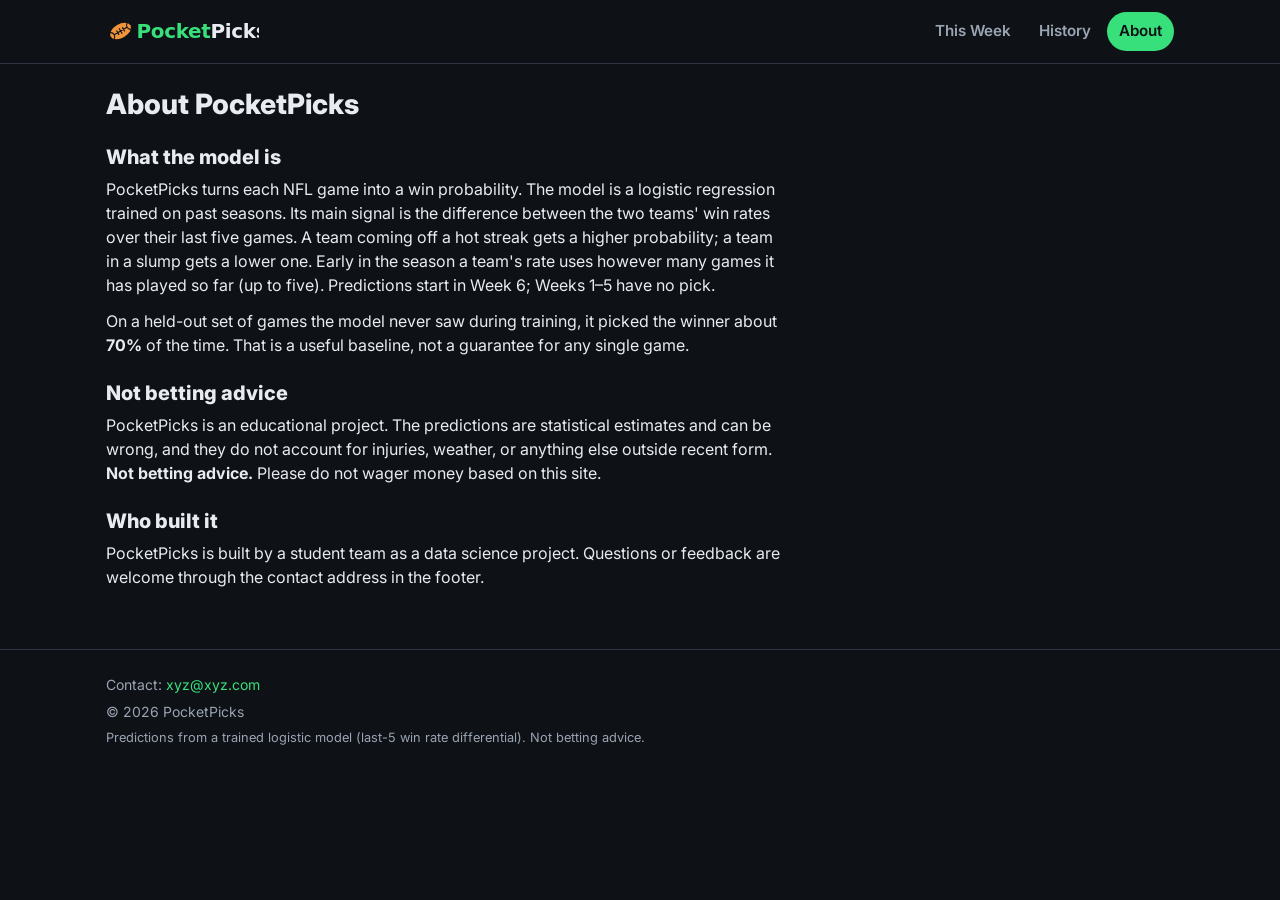
<file: site/about.html>
<!doctype html>
<html lang="en">
<head>
  <meta charset="utf-8">
  <meta name="viewport" content="width=device-width, initial-scale=1">
  <title>About | PocketPicks</title>
  <meta name="description" content="How the PocketPicks model works and what it can and cannot tell you.">
  <meta name="theme-color" content="#0e1116">
  <link rel="icon" type="image/svg+xml" href="assets/img/favicon.svg">
  <link rel="preconnect" href="https://fonts.googleapis.com">
  <link rel="preconnect" href="https://fonts.gstatic.com" crossorigin>
  <link rel="stylesheet" href="https://fonts.googleapis.com/css2?family=Inter:wght@400;600;800&amp;display=swap">
  <link rel="stylesheet" href="assets/css/styles.css">
</head>
<body>
  <header id="site-header"></header>

  <main class="container">
    <article class="about">
      <h1>About PocketPicks</h1>

      <section>
        <h2>What the model is</h2>
        <p>PocketPicks turns each NFL game into a win probability. The model is a logistic regression
        trained on past seasons. Its main signal is the difference between the two teams' win rates
        over their last five games. A team coming off a hot streak gets a higher probability; a team
        in a slump gets a lower one. Early in the season a team's rate uses however many games it has
        played so far (up to five). Predictions start in Week 6; Weeks 1–5 have no pick.</p>
        <p>On a held-out set of games the model never saw during training, it picked the winner about
        <strong>70%</strong> of the time. That is a useful baseline, not a guarantee for any single game.</p>
      </section>

      <section>
        <h2>Not betting advice</h2>
        <p>PocketPicks is an educational project. The predictions are statistical estimates and can
        be wrong, and they do not account for injuries, weather, or anything else outside recent form.
        <strong>Not betting advice.</strong> Please do not wager money based on this site.</p>
      </section>

      <section>
        <h2>Who built it</h2>
        <p>PocketPicks is built by a student team as a data science project. Questions or feedback are
        welcome through the contact address in the footer.</p>
      </section>
    </article>
  </main>

  <footer id="site-footer"></footer>

  <script type="module">
    import { renderNav, renderFooter } from "./assets/js/common.js";
    renderNav(document.getElementById("site-header"), "about");
    renderFooter(document.getElementById("site-footer"));
  </script>
</body>
</html>
</file>
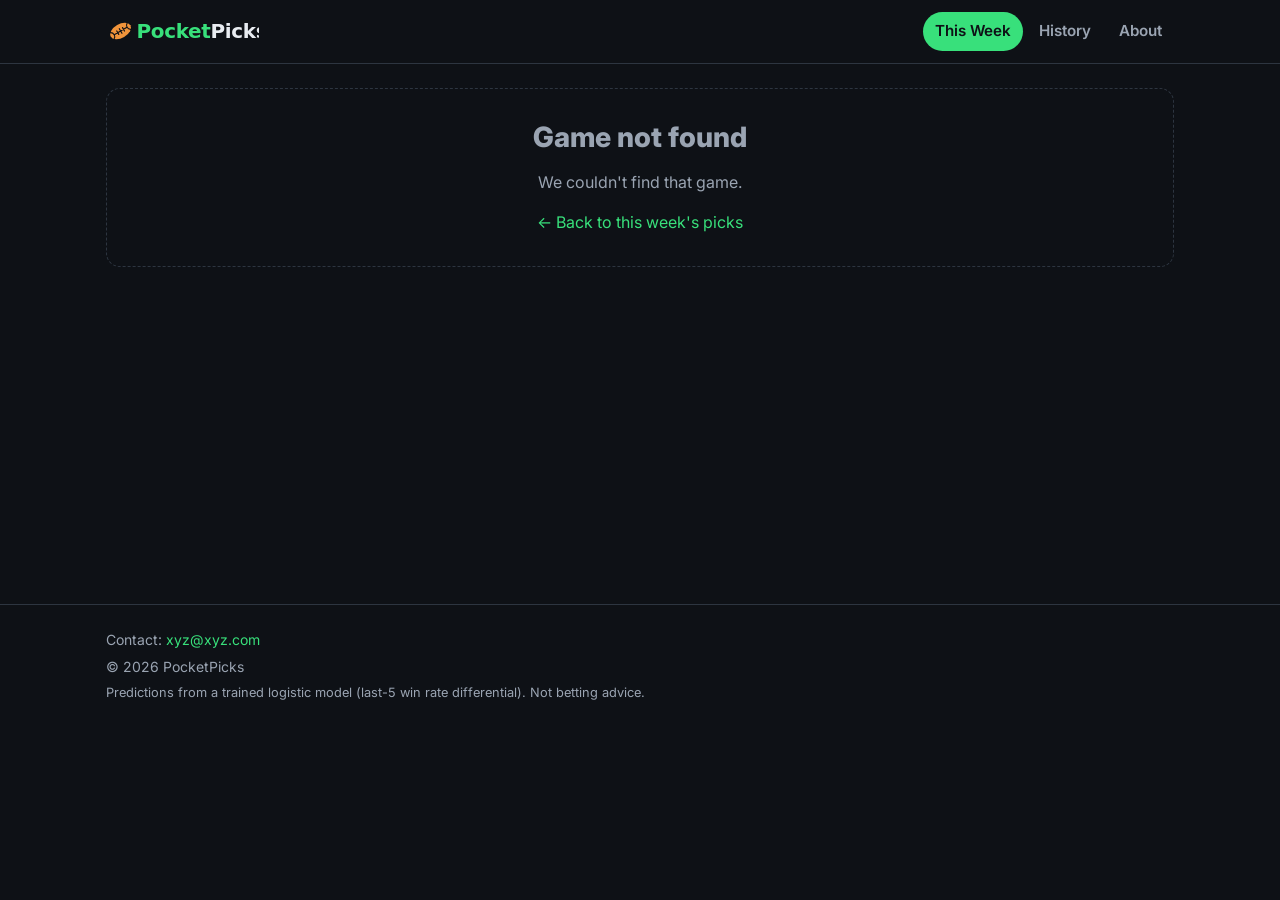
<file: site/game.html>
<!doctype html>
<html lang="en">
<head>
  <meta charset="utf-8">
  <meta name="viewport" content="width=device-width, initial-scale=1">
  <title>Game Detail | PocketPicks</title>
  <meta name="description" content="Win probability, moneyline and recent form for a single NFL game.">
  <meta name="theme-color" content="#0e1116">
  <link rel="icon" type="image/svg+xml" href="assets/img/favicon.svg">
  <link rel="preconnect" href="https://fonts.googleapis.com">
  <link rel="preconnect" href="https://fonts.gstatic.com" crossorigin>
  <link rel="stylesheet" href="https://fonts.googleapis.com/css2?family=Inter:wght@400;600;800&amp;display=swap">
  <link rel="stylesheet" href="assets/css/styles.css">
</head>
<body>
  <header id="site-header"></header>

  <main class="container">
    <section id="game-root" aria-live="polite">
      <p class="text-muted">Loading game&hellip;</p>
    </section>
    <noscript><p class="text-muted">PocketPicks needs JavaScript to load the predictions.</p></noscript>
  </main>

  <footer id="site-footer"></footer>

  <script type="module">
    import { renderNav, renderFooter } from "./assets/js/common.js";
    renderNav(document.getElementById("site-header"), "home");
    renderFooter(document.getElementById("site-footer"));
  </script>
  <script type="module" src="assets/js/game.js"></script>
</body>
</html>
</file>
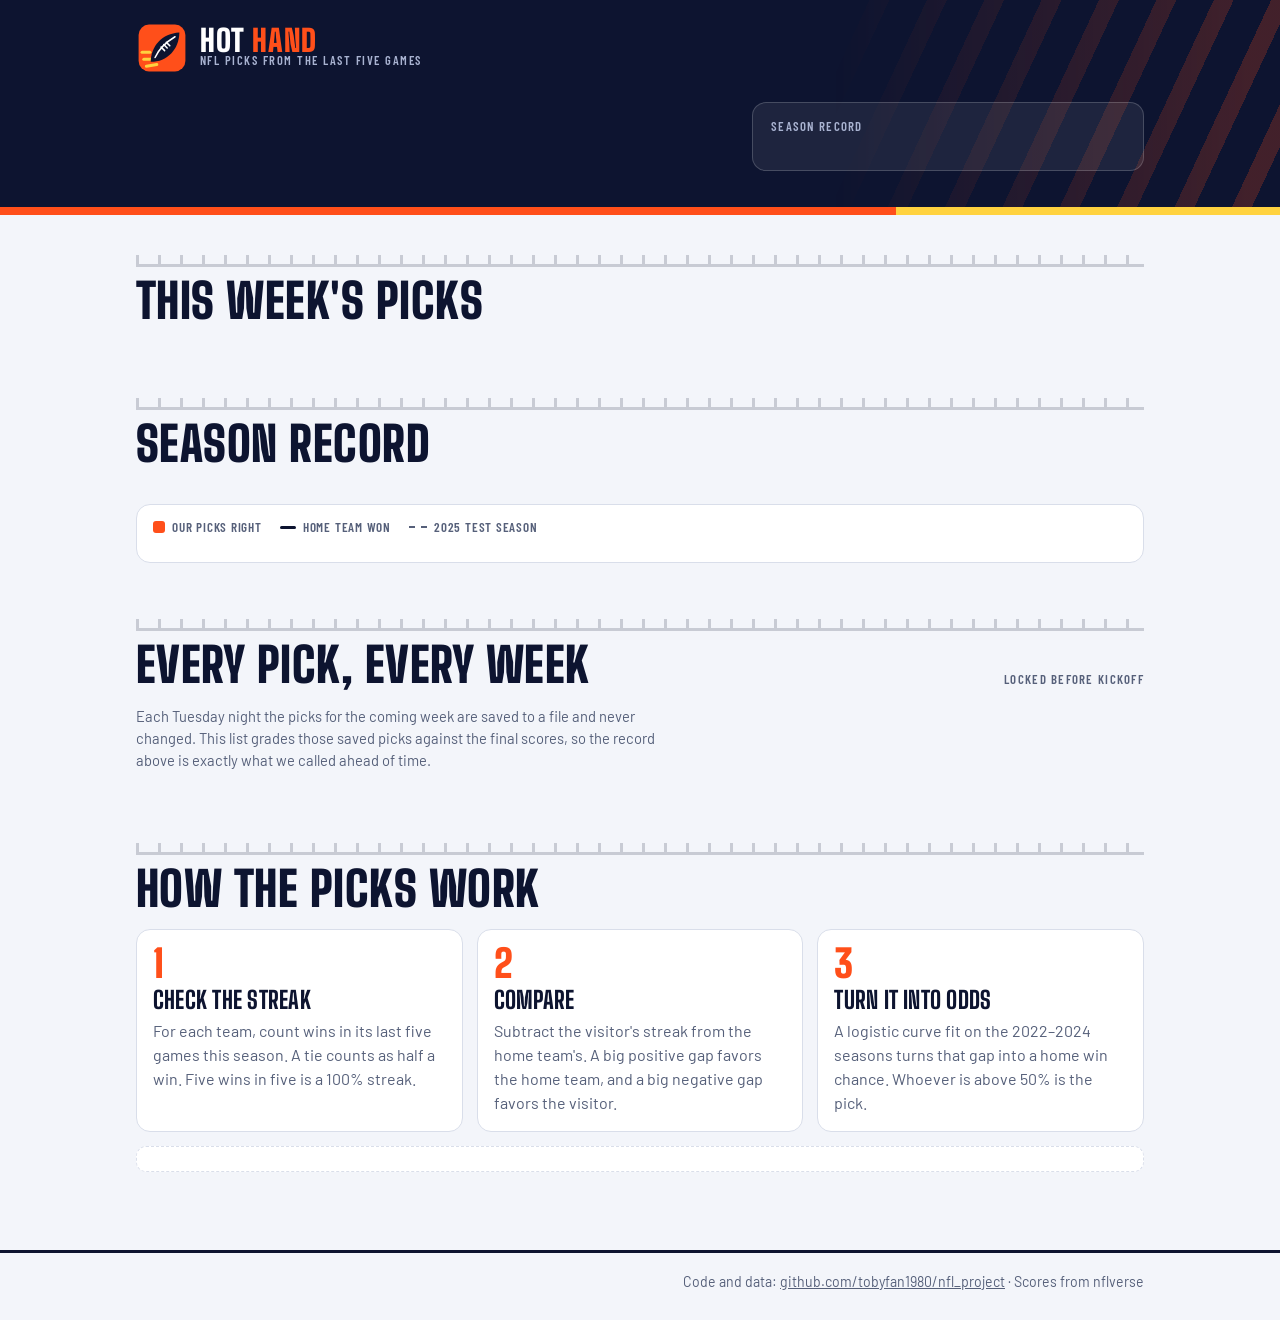
<file: web/template.html>
<!doctype html>
<html lang="en">
<head>
<meta charset="utf-8">
<meta name="viewport" content="width=device-width, initial-scale=1, viewport-fit=cover">
<title>Hot Hand NFL Picks</title>
<meta name="description" content="Weekly NFL game picks from a model built on each team's last five games, with every past pick graded.">
<link rel="icon" href="data:image/svg+xml,%3Csvg xmlns='http://www.w3.org/2000/svg' viewBox='0 0 64 64'%3E%3Crect x='4' y='4' width='56' height='56' rx='12' fill='%23FF4F1A'/%3E%3Cpath d='M14 44C14 28 28 16 50 16C50 34 36 48 14 44Z' fill='%230D1430'/%3E%3Cpath d='M24 38L40 24' stroke='%23fff' stroke-width='2.5'/%3E%3C/svg%3E">
<link rel="preconnect" href="https://fonts.googleapis.com">
<link rel="preconnect" href="https://fonts.gstatic.com" crossorigin>
<link rel="stylesheet" href="https://fonts.googleapis.com/css2?family=Big+Shoulders+Display:wght@700;800;900&family=Barlow:wght@400;500;600;700&family=Barlow+Condensed:wght@500;600;700&display=swap">
<style>
/* Layout: a navy "stadium" hero band with this week's headline and the season scoreboard,
   then the game board as a two-up grid of matchup cards, the record chart, and the week-by-week ledger.
   Yard-line hash marks divide sections. */
:root {
  --bg: #F3F5FA;
  --surface: #FFFFFF;
  --ink: #0D1430;
  --muted: #56607A;
  --line: #D9DEEA;
  --blaze: #FF4F1A;        /* brand accent: marks, stripes, logo */
  --blaze-text: #C2360A;   /* accent when it has to be readable text */
  --volt: #FFD23F;
  --hit: #0B7A4B;
  --hit-soft: #DDF3E8;
  --miss: #C8233A;
  --miss-soft: #FBE3E6;
  --band: #0D1430;
  --band-ink: #FFFFFF;
  --band-muted: #A9B3D1;
  --font-display: "Big Shoulders Display", Impact, "Arial Narrow", sans-serif;
  --font-body: "Barlow", system-ui, -apple-system, "Segoe UI", sans-serif;
  --font-label: "Barlow Condensed", "Arial Narrow", system-ui, sans-serif;
}
@media (prefers-color-scheme: dark) {
  :root:not([data-theme="light"]) {
    --bg: #0A0F22; --surface: #121A33; --ink: #EEF1FA; --muted: #9AA4BF; --line: #263052;
    --blaze: #FF6A3A; --blaze-text: #FF8A60; --volt: #FFD23F;
    --hit: #46CF8F; --hit-soft: #133528; --miss: #FF6B7D; --miss-soft: #3A1620;
    --band: #141D3D; --band-ink: #FFFFFF; --band-muted: #A9B3D1;
    color-scheme: dark;
  }
}
:root[data-theme="dark"] {
  --bg: #0A0F22; --surface: #121A33; --ink: #EEF1FA; --muted: #9AA4BF; --line: #263052;
  --blaze: #FF6A3A; --blaze-text: #FF8A60; --volt: #FFD23F;
  --hit: #46CF8F; --hit-soft: #133528; --miss: #FF6B7D; --miss-soft: #3A1620;
  --band: #141D3D; --band-ink: #FFFFFF; --band-muted: #A9B3D1;
  color-scheme: dark;
}
* { box-sizing: border-box; }
html { padding-top: env(safe-area-inset-top, 0px); padding-bottom: env(safe-area-inset-bottom, 0px); }
body { margin: 0; background: var(--bg); color: var(--ink); font: 16px/1.5 var(--font-body); -webkit-font-smoothing: antialiased; }
.inner { max-width: 1040px; margin: 0 auto; padding-left: max(16px, env(safe-area-inset-left, 0px)); padding-right: max(16px, env(safe-area-inset-right, 0px)); }
h1, h2, h3 { font-family: var(--font-display); text-transform: uppercase; line-height: .92; margin: 0; text-wrap: balance; letter-spacing: .01em; }
.label { font: 600 .8rem/1.2 var(--font-label); text-transform: uppercase; letter-spacing: .1em; }
.num { font-variant-numeric: tabular-nums; }
a { color: inherit; }
:focus-visible { outline: 3px solid var(--blaze); outline-offset: 2px; }

/* ---------- Hero band ---------- */
.hero { background: var(--band); color: var(--band-ink); position: relative; overflow: hidden; }
.hero::before { /* speed stripes */
  content: ""; position: absolute; inset: 0 -20% 0 auto; width: 55%;
  background: repeating-linear-gradient(115deg, transparent 0 34px, color-mix(in srgb, var(--blaze) 22%, transparent) 34px 52px);
  mask-image: linear-gradient(90deg, transparent, #000 60%);
  -webkit-mask-image: linear-gradient(90deg, transparent, #000 60%);
  pointer-events: none;
}
.hero::after { /* sideline stripe */
  content: ""; position: absolute; left: 0; right: 0; bottom: 0; height: 8px;
  background: linear-gradient(90deg, var(--blaze) 0 70%, var(--volt) 70% 100%);
}
.hero .inner { position: relative; padding-block: 22px 44px; display: grid; gap: 28px; }
.brand { display: flex; align-items: center; gap: 12px; }
.brand svg { width: 52px; height: 52px; flex: none; }
.brand-name { font: 900 1.9rem/0.85 var(--font-display); text-transform: uppercase; letter-spacing: .02em; }
.brand-name span { color: var(--blaze); }
.brand-tag { font: 600 .78rem/1.2 var(--font-label); text-transform: uppercase; letter-spacing: .12em; color: var(--band-muted); }
.hero-grid { display: grid; grid-template-columns: minmax(0, 1.5fr) minmax(0, 1fr); gap: 28px; align-items: end; }
.hero-eyebrow { color: var(--volt); }
.hero h1 { font-size: clamp(3.6rem, 13vw, 8.2rem); font-weight: 900; margin-top: 8px; }
.hero h1 em { font-style: normal; color: var(--blaze); display: inline-block; transform: skewX(-8deg); }
.hero-sub { color: var(--band-muted); max-width: 46ch; margin: 14px 0 0; font-size: 1.05rem; }
.scoreboard { background: color-mix(in srgb, var(--band-ink) 7%, transparent); border: 1px solid color-mix(in srgb, var(--band-ink) 18%, transparent); border-radius: 14px; padding: 16px 18px; display: grid; gap: 10px; }
.scoreboard .label { color: var(--band-muted); }
.score-row { display: flex; align-items: baseline; gap: 14px; flex-wrap: wrap; }
.score-big { font: 900 4.4rem/0.85 var(--font-display); }
.score-pct { font: 800 1.9rem/1 var(--font-display); color: var(--volt); }
.score-note { font-size: .9rem; color: var(--band-muted); }

/* ---------- Section frame ---------- */
main { display: grid; gap: 56px; padding-block: 40px 64px; }
main > section { min-width: 0; }
.section-head { display: grid; gap: 6px; margin-bottom: 18px; }
.hashes { height: 12px; background: repeating-linear-gradient(90deg, var(--ink) 0 3px, transparent 3px 22px); opacity: .18; border-bottom: 3px solid var(--ink); }
.section-title { display: flex; justify-content: space-between; align-items: end; gap: 12px; flex-wrap: wrap; padding-top: 6px; }
.section-title h2 { font-size: clamp(2.1rem, 6vw, 3rem); font-weight: 900; }
.section-title .label { color: var(--muted); }
.note { font-size: .92rem; color: var(--muted); margin: 0 0 16px; max-width: 70ch; }
.note b { color: var(--ink); }

/* ---------- Game board ---------- */
.board { display: grid; grid-template-columns: repeat(2, minmax(0, 1fr)); gap: 14px; }
.game { background: var(--surface); border: 1px solid var(--line); border-radius: 14px; padding: 14px 16px 16px; display: grid; gap: 12px; min-width: 0; transition: transform .15s ease, border-color .15s ease; }
.game:hover { transform: translateY(-2px); border-color: color-mix(in srgb, var(--blaze) 60%, var(--line)); }
.game-top { display: flex; justify-content: space-between; align-items: center; gap: 8px; color: var(--muted); }
.tier { font: 700 .75rem/1 var(--font-label); text-transform: uppercase; letter-spacing: .1em; padding: 5px 8px 4px; border-radius: 4px; transform: skewX(-8deg); }
.tier span { display: inline-block; transform: skewX(8deg); }
.tier.lock { background: var(--blaze); color: #fff; }
.tier.strong { background: var(--ink); color: var(--bg); }
.tier.lean { border: 1.5px solid var(--ink); color: var(--ink); }
.tier.tossup { border: 1.5px dashed var(--muted); color: var(--muted); }
.teams { display: grid; gap: 8px; }
.team-row { display: grid; grid-template-columns: auto minmax(0, 1fr) auto; align-items: center; gap: 10px; }
.chip { width: 46px; height: 32px; border-radius: 6px; display: grid; place-items: center; font: 700 .95rem/1 var(--font-label); letter-spacing: .04em; box-shadow: inset 0 0 0 1px color-mix(in srgb, var(--ink) 14%, transparent); transform: skewX(-8deg); }
.chip span { transform: skewX(8deg); }
.team-name { min-width: 0; display: grid; }
.team-name b { font: 800 1.45rem/1 var(--font-display); text-transform: uppercase; overflow: hidden; text-overflow: ellipsis; white-space: nowrap; }
.team-name small { font: 500 .78rem/1.2 var(--font-label); text-transform: uppercase; letter-spacing: .08em; color: var(--muted); }
.team-row.picked .team-name b::after { content: "PICK"; font: 700 .62rem/1 var(--font-label); letter-spacing: .1em; color: #fff; background: var(--blaze); border-radius: 3px; padding: 3px 5px 2px; margin-left: 8px; vertical-align: 4px; }
.team-side { text-align: right; display: grid; justify-items: end; }
.team-side .pct { font: 800 1.6rem/1 var(--font-display); }
.team-row:not(.picked) .pct { color: var(--muted); font-weight: 700; }
.team-side .form { font: 600 .72rem/1.2 var(--font-label); color: var(--muted); letter-spacing: .06em; }
.bar { display: flex; height: 12px; gap: 2px; border-radius: 6px; overflow: hidden; position: relative; }
.bar i { display: block; height: 100%; box-shadow: inset 0 0 0 1px color-mix(in srgb, var(--ink) 16%, transparent); }
.bar::after { content: ""; position: absolute; left: 50%; top: 0; bottom: 0; width: 2px; background: var(--surface); transform: translateX(-1px); opacity: .9; }
.bar-scale { display: flex; justify-content: space-between; font: 600 .68rem/1 var(--font-label); color: var(--muted); letter-spacing: .08em; text-transform: uppercase; margin-top: -6px; }
.final { display: flex; align-items: center; justify-content: space-between; gap: 10px; border-top: 1px dashed var(--line); padding-top: 10px; }
.final .label { color: var(--muted); }
.stamp { font: 800 .95rem/1 var(--font-display); letter-spacing: .08em; padding: 5px 9px 4px; border-radius: 4px; transform: rotate(-3deg); display: inline-flex; gap: 6px; align-items: center; }
.stamp.hit { background: var(--hit-soft); color: var(--hit); box-shadow: inset 0 0 0 2px var(--hit); }
.stamp.miss { background: var(--miss-soft); color: var(--miss); box-shadow: inset 0 0 0 2px var(--miss); }
.stamp.tie { color: var(--muted); box-shadow: inset 0 0 0 2px var(--line); }
.stamp.pending { color: var(--muted); box-shadow: inset 0 0 0 1.5px var(--line); transform: none; font-size: .8rem; }

/* ---------- Season record ---------- */
.stats { display: grid; grid-template-columns: repeat(4, minmax(0, 1fr)); gap: 14px; margin-bottom: 20px; }
.stat { background: var(--surface); border: 1px solid var(--line); border-radius: 14px; padding: 14px 16px; display: grid; gap: 4px; align-content: start; }
.stat .label { color: var(--muted); }
.stat b { font: 900 2.7rem/0.9 var(--font-display); }
.stat.lead { background: var(--blaze); border-color: var(--blaze); color: #fff; }
.stat.lead .label, .stat.lead small { color: #fff; opacity: .9; }
.stat small { color: var(--muted); font-size: .85rem; }
.chart-card { background: var(--surface); border: 1px solid var(--line); border-radius: 14px; padding: 16px; display: grid; gap: 12px; }
.chart-wrap { overflow-x: auto; position: relative; }
.chart-wrap svg { display: block; width: 100%; min-width: 300px; height: auto; }
.chart-wrap text { font-family: var(--font-label); font-size: 13px; fill: var(--muted); }
.chart-wrap text.val { fill: var(--ink); font-weight: 700; }
.chart-wrap .bar-hit { cursor: default; }
.legend { display: flex; gap: 18px; flex-wrap: wrap; font: 600 .82rem/1 var(--font-label); text-transform: uppercase; letter-spacing: .06em; color: var(--muted); }
.legend span { display: inline-flex; align-items: center; gap: 7px; }
.sw-bar { width: 12px; height: 12px; border-radius: 3px; background: var(--blaze); }
.sw-tick { width: 16px; height: 3px; background: var(--ink); border-radius: 2px; }
.sw-ref { width: 18px; height: 0; border-top: 2px dashed var(--muted); }
.tooltip { position: absolute; pointer-events: none; background: var(--ink); color: var(--bg); font: 600 .82rem/1.35 var(--font-body); padding: 7px 10px; border-radius: 8px; white-space: nowrap; transform: translate(-50%, -100%); margin-top: -10px; }

/* ---------- Ledger ---------- */
.ledger { display: grid; gap: 10px; }
details { background: var(--surface); border: 1px solid var(--line); border-radius: 14px; overflow: hidden; }
summary { cursor: pointer; list-style: none; padding: 14px 16px; display: grid; grid-template-columns: auto minmax(0, 1fr) auto; gap: 14px; align-items: center; }
summary::-webkit-details-marker { display: none; }
.wk-num { font: 900 1.7rem/1 var(--font-display); text-transform: uppercase; }
.wk-meta { color: var(--muted); font-size: .9rem; min-width: 0; }
.wk-rec { display: flex; align-items: center; gap: 12px; }
.wk-rec b { font: 800 1.5rem/1 var(--font-display); }
.chev { width: 26px; height: 26px; border-radius: 50%; display: grid; place-items: center; background: var(--bg); transition: transform .2s ease; font: 700 1rem/1 var(--font-label); }
details[open] .chev { transform: rotate(180deg); }
.table-wrap { overflow-x: auto; border-top: 1px solid var(--line); }
table { width: 100%; border-collapse: collapse; min-width: 560px; font-size: .95rem; }
th, td { padding: 9px 16px; text-align: left; border-bottom: 1px solid var(--line); }
tr:last-child td { border-bottom: 0; }
th { font: 600 .74rem/1 var(--font-label); text-transform: uppercase; letter-spacing: .1em; color: var(--muted); }
td.r, th.r { text-align: right; }
td .mini-chip { display: inline-grid; place-items: center; width: 36px; height: 22px; border-radius: 4px; font: 700 .78rem/1 var(--font-label); margin-right: 6px; vertical-align: middle; }
.wk-foot { padding: 10px 16px 14px; font-size: .85rem; color: var(--muted); border-top: 1px solid var(--line); }

/* ---------- How it works ---------- */
.how { display: grid; grid-template-columns: repeat(3, minmax(0, 1fr)); gap: 14px; }
.how-step { background: var(--surface); border: 1px solid var(--line); border-radius: 14px; padding: 16px; display: grid; gap: 8px; align-content: start; }
.how-step .step { font: 900 2.4rem/0.9 var(--font-display); color: var(--blaze); }
.how-step h3 { font-size: 1.5rem; font-weight: 800; }
.how-step p { margin: 0; color: var(--muted); }
.formula { margin-top: 14px; font: 600 1rem/1.4 var(--font-label); letter-spacing: .02em; background: var(--surface); border: 1px dashed var(--line); border-radius: 10px; padding: 12px 14px; overflow-x: auto; white-space: nowrap; }
.fine { color: var(--muted); font-size: .92rem; max-width: 72ch; margin: 14px 0 0; }

footer { border-top: 3px solid var(--ink); }
footer .inner { padding-block: 18px 28px; display: flex; justify-content: space-between; gap: 12px; flex-wrap: wrap; color: var(--muted); font-size: .88rem; }

@media (max-width: 760px) {
  .hero-grid { grid-template-columns: minmax(0, 1fr); }
  .board { grid-template-columns: minmax(0, 1fr); }
  .stats { grid-template-columns: repeat(2, minmax(0, 1fr)); }
  .how { grid-template-columns: minmax(0, 1fr); }
  .wk-meta { display: none; }
  summary { grid-template-columns: minmax(0, 1fr) auto; }
}
@media (prefers-reduced-motion: no-preference) {
  .bar i { animation: grow .7s cubic-bezier(.2, .8, .2, 1) both; transform-origin: left; }
  .bar i + i { transform-origin: right; }
  @keyframes grow { from { transform: scaleX(.4); } to { transform: scaleX(1); } }
}
</style>
</head>
<body>
<header class="hero">
  <div class="inner">
    <div class="brand">
      <svg viewBox="0 0 120 120" role="img" aria-label="Hot Hand logo">
        <rect x="6" y="6" width="108" height="108" rx="24" fill="#FF4F1A"/>
        <g stroke="#FFD23F" stroke-width="7" stroke-linecap="round">
          <line x1="18" y1="86" x2="40" y2="86"/>
          <line x1="14" y1="70" x2="32" y2="70"/>
          <line x1="24" y1="102" x2="48" y2="98"/>
        </g>
        <path d="M34 92C34 56 60 26 100 24C100 62 72 92 34 92Z" fill="#0D1430"/>
        <path d="M44 82C52 64 70 46 90 34" stroke="#FFFFFF" stroke-width="3.5" fill="none" stroke-linecap="round"/>
        <g stroke="#FFFFFF" stroke-width="3.5" stroke-linecap="round">
          <line x1="58" y1="58" x2="66" y2="66"/>
          <line x1="64" y1="52" x2="72" y2="60"/>
          <line x1="70" y1="47" x2="78" y2="55"/>
        </g>
      </svg>
      <div>
        <div class="brand-name">Hot <span>Hand</span></div>
        <div class="brand-tag">NFL picks from the last five games</div>
      </div>
    </div>
    <div class="hero-grid">
      <div>
        <div class="label hero-eyebrow" id="hero-eyebrow"></div>
        <h1 id="hero-title"></h1>
        <p class="hero-sub" id="hero-sub"></p>
      </div>
      <div class="scoreboard" aria-label="Season record">
        <div class="label">Season record</div>
        <div class="score-row"><span class="score-big num" id="sb-record"></span><span class="score-pct num" id="sb-pct"></span></div>
        <div class="score-note" id="sb-note"></div>
      </div>
    </div>
  </div>
</header>

<main class="inner">
  <section aria-labelledby="board-h">
    <div class="section-head">
      <div class="hashes" aria-hidden="true"></div>
      <div class="section-title"><h2 id="board-h">This week's picks</h2><span class="label" id="board-meta"></span></div>
    </div>
    <p class="note" id="board-note" hidden></p>
    <div class="board" id="board"></div>
  </section>

  <section aria-labelledby="record-h">
    <div class="section-head">
      <div class="hashes" aria-hidden="true"></div>
      <div class="section-title"><h2 id="record-h">Season record</h2><span class="label" id="record-meta"></span></div>
    </div>
    <div class="stats" id="stats"></div>
    <div class="chart-card">
      <div class="legend">
        <span><i class="sw-bar"></i>Our picks right</span>
        <span><i class="sw-tick"></i>Home team won</span>
        <span><i class="sw-ref"></i>2025 test season</span>
      </div>
      <div class="chart-wrap" id="chart"></div>
    </div>
  </section>

  <section aria-labelledby="ledger-h">
    <div class="section-head">
      <div class="hashes" aria-hidden="true"></div>
      <div class="section-title"><h2 id="ledger-h">Every pick, every week</h2><span class="label">Locked before kickoff</span></div>
    </div>
    <p class="note">Each Tuesday night the picks for the coming week are saved to a file and never changed. This list grades those saved picks against the final scores, so the record above is exactly what we called ahead of time.</p>
    <div class="ledger" id="ledger"></div>
  </section>

  <section aria-labelledby="how-h">
    <div class="section-head">
      <div class="hashes" aria-hidden="true"></div>
      <div class="section-title"><h2 id="how-h">How the picks work</h2></div>
    </div>
    <div class="how">
      <div class="how-step"><span class="step">1</span><h3>Check the streak</h3><p>For each team, count wins in its last five games this season. A tie counts as half a win. Five wins in five is a 100% streak.</p></div>
      <div class="how-step"><span class="step">2</span><h3>Compare</h3><p>Subtract the visitor's streak from the home team's. A big positive gap favors the home team, and a big negative gap favors the visitor.</p></div>
      <div class="how-step"><span class="step">3</span><h3>Turn it into odds</h3><p>A logistic curve fit on the 2022–2024 seasons turns that gap into a home win chance. Whoever is above 50% is the pick.</p></div>
    </div>
    <div class="formula" id="formula"></div>
    <p class="fine" id="fine"></p>
  </section>
</main>

<footer>
  <div class="inner"><span id="updated"></span><span>Code and data: <a href="https://github.com/tobyfan1980/nfl_project">github.com/tobyfan1980/nfl_project</a> · Scores from nflverse</span></div>
</footer>

<script>
const DATA = /*__SITE_DATA__*/null;
const TEAMS = DATA.teams;
const esc = s => String(s).replace(/[&<>"']/g, c => ({ "&": "&amp;", "<": "&lt;", ">": "&gt;", '"': "&quot;", "'": "&#39;" }[c]));
const pct = p => Math.round(p * 100) + "%";
const team = abbr => TEAMS[abbr] || { city: "", name: abbr, color: "#777", ink: "#fff" };
const chip = (abbr, cls = "chip") => { const t = team(abbr); return `<span class="${cls}" style="background:${t.color};color:${t.ink}"><span>${esc(abbr)}</span></span>`; };
// Timestamps are saved with a Pacific offset (e.g. 2026-10-18T10:00-0700); show them in Pacific time.
const parseTs = s => new Date(s.replace(/([+-]\d{2})(\d{2})$/, "$1:$2"));
const fmt = (s, opts) => parseTs(s).toLocaleString("en-US", { timeZone: "America/Los_Angeles", ...opts });
const kickoff = s => fmt(s, { weekday: "short", month: "short", day: "numeric" }) + " · " + fmt(s, { hour: "numeric", minute: "2-digit" }) + " PT";
const pickProb = g => g.pick === g.home ? g.home_win_prob : 1 - g.home_win_prob;
const tier = p => p >= 0.75 ? ["lock", "Lock"] : p >= 0.65 ? ["strong", "Strong"] : p >= 0.55 ? ["lean", "Lean"] : ["tossup", "Toss-up"];
const formStr = r => r.games ? `L${r.games} ${r.wins}-${r.losses}${r.ties ? "-" + r.ties : ""}` : "No games yet";
const stamp = g => g.status !== "final" ? '<span class="stamp pending">PENDING</span>'
  : g.result === "hit" ? '<span class="stamp hit">✓ HIT</span>'
  : g.result === "miss" ? '<span class="stamp miss">✗ MISS</span>' : '<span class="stamp tie">TIE</span>';

const rec = DATA.record;
const week = DATA.weeks[DATA.weeks.length - 1];
const losses = rec.decided - rec.correct;

// Hero
document.getElementById("hero-eyebrow").textContent = `${DATA.season} season` + (week ? ` · Week ${week.week}` : "");
document.getElementById("hero-title").innerHTML = week ? `Week <em>${week.week}</em> picks` : "Picks <em>soon</em>";
document.getElementById("hero-sub").textContent = week
  ? `Every game, every pick, with the chance each team wins. Picks saved ${fmt(week.generated_at, { weekday: "long", month: "short", day: "numeric" })} using results through Week ${week.features_through_week}.`
  : "Picks show up here once the first week is predicted.";
document.getElementById("sb-record").textContent = `${rec.correct}-${losses}`;
document.getElementById("sb-pct").textContent = rec.decided ? pct(rec.correct / rec.decided) : "";
document.getElementById("sb-note").textContent = rec.decided
  ? `${rec.decided} game${rec.decided === 1 ? "" : "s"} graded` + (rec.pending ? ` · ${rec.pending} still to play` : "") + (rec.ties ? ` · ${rec.ties} tie${rec.ties > 1 ? "s" : ""} not counted` : "")
  : `First results land after this weekend · ${rec.pending} games picked`;

// Game board
if (week) {
  const games = week.games;
  const done = games.filter(g => g.status === "final").length;
  document.getElementById("board-meta").textContent = `${games.length} games` + (done ? ` · ${done} final` : "");
  const early = week.games_final_before_prediction || [];
  if (early.length) {
    const names = games.filter(g => early.includes(g.game_id)).map(g => `${g.away} at ${g.home}`).join(", ");
    const note = document.getElementById("board-note");
    note.innerHTML = `<b>Heads up:</b> ${esc(names)} had already been played when these picks were saved. The pick still only uses results through Week ${week.features_through_week}, so it is the same pick a Tuesday run would have made.`;
    note.hidden = false;
  }
  document.getElementById("board").innerHTML = games.map(g => {
    const p = pickProb(g), [tierCls, tierName] = tier(p);
    const row = (abbr, side, prob, form) => {
      const t = team(abbr);
      return `<div class="team-row ${g.pick === abbr ? "picked" : ""}">
        ${chip(abbr)}
        <div class="team-name"><b>${esc(t.name)}</b><small>${side} · ${esc(t.city)}</small></div>
        <div class="team-side"><span class="pct num">${pct(prob)}</span><span class="form num">${esc(formStr(form))}</span></div>
      </div>`;
    };
    const away = team(g.away), home = team(g.home);
    const awayW = ((1 - g.home_win_prob) * 100).toFixed(1), homeW = (g.home_win_prob * 100).toFixed(1);
    const neutral = g.location === "Neutral" ? "Neutral site" : "Home";
    const final = g.status === "final"
      ? `<div class="final"><span class="label num">Final · ${esc(g.away)} ${g.away_score} – ${esc(g.home)} ${g.home_score}</span>${stamp(g)}</div>` : "";
    return `<article class="game">
      <div class="game-top"><span class="label">${esc(kickoff(g.kickoff_pt))}</span><span class="tier ${tierCls}"><span>${tierName}</span></span></div>
      <div class="teams">${row(g.away, "Away", 1 - g.home_win_prob, g.away_last5)}${row(g.home, neutral, g.home_win_prob, g.home_last5)}</div>
      <div class="bar" role="img" aria-label="${esc(away.name)} ${pct(1 - g.home_win_prob)}, ${esc(home.name)} ${pct(g.home_win_prob)}">
        <i style="width:${awayW}%;background:${away.color}"></i><i style="width:${homeW}%;background:${home.color}"></i>
      </div>
      <div class="bar-scale"><span>${esc(g.away)}</span><span>50/50</span><span>${esc(g.home)}</span></div>
      ${final}
    </article>`;
  }).join("");
} else {
  document.getElementById("board").innerHTML = '<p class="note">No picks saved yet. Run the weekly update to make the first ones.</p>';
}

// Season record tiles
const bt = DATA.backtest, btRate = bt.correct / bt.games;
const homeRate = rec.decided ? rec.home_wins / rec.decided : 0;
document.getElementById("record-meta").textContent = rec.decided ? `${rec.decided} game${rec.decided === 1 ? "" : "s"} graded` : "Waiting on first results";
document.getElementById("stats").innerHTML = `
  <div class="stat lead"><span class="label">Record</span><b class="num">${rec.correct}-${losses}</b><small>picks right vs wrong</small></div>
  <div class="stat"><span class="label">Hit rate</span><b class="num">${rec.decided ? pct(rec.correct / rec.decided) : "–"}</b><small>of graded games</small></div>
  <div class="stat"><span class="label">Just pick home</span><b class="num">${rec.decided ? pct(homeRate) : "–"}</b><small>home team won this often</small></div>
  <div class="stat"><span class="label">2025 test</span><b class="num">${(btRate * 100).toFixed(1)}%</b><small>${bt.correct} of ${bt.games} on last season</small></div>`;

// Weekly accuracy chart: bars = our hit rate, tick = home-team win rate, dashed line = 2025 test rate
(function drawChart() {
  const weeks = rec.weeks.filter(w => w.decided);
  const el = document.getElementById("chart");
  if (!weeks.length) { el.innerHTML = '<p class="note" style="margin:0">The chart fills in as each week\'s games go final.</p>'; return; }
  const slots = Math.max(weeks.length, 6);
  const W = 720, H = 260, L = 44, R = 16, T = 22, B = 30;
  const cw = (W - L - R) / slots, bw = Math.min(56, cw * 0.56);
  const y = v => T + (1 - v) * (H - T - B);
  let s = `<svg viewBox="0 0 ${W} ${H}" role="img" aria-label="Pick accuracy by week">`;
  [0, 0.25, 0.5, 0.75, 1].forEach(v => {
    s += `<line x1="${L}" x2="${W - R}" y1="${y(v)}" y2="${y(v)}" stroke="var(--line)" stroke-width="1"/>`;
    s += `<text x="${L - 8}" y="${y(v) + 4}" text-anchor="end">${v * 100}%</text>`;
  });
  s += `<line x1="${L}" x2="${W - R}" y1="${y(btRate)}" y2="${y(btRate)}" stroke="var(--muted)" stroke-width="2" stroke-dasharray="6 5"/>`;
  s += `<text x="${W - R}" y="${y(btRate) - 6}" text-anchor="end">2025 test ${(btRate * 100).toFixed(1)}%</text>`;
  weeks.forEach((w, i) => {
    const cx = L + cw * (i + 0.5), a = w.correct / w.decided, h = w.home_wins / w.decided;
    const top = y(a), base = y(0), r = Math.min(4, (base - top) / 2);
    const tip = `Week ${w.week}: ${w.correct} of ${w.decided} right (${pct(a)}) · home won ${w.home_wins} of ${w.decided}`;
    s += `<g class="bar-hit" data-tip="${esc(tip)}" data-x="${cx}" data-y="${Math.min(top, y(h))}">`;
    s += `<rect x="${cx - cw / 2}" y="${T}" width="${cw}" height="${base - T}" fill="transparent"/>`;
    s += `<path d="M${cx - bw / 2},${base} V${top + r} Q${cx - bw / 2},${top} ${cx - bw / 2 + r},${top} H${cx + bw / 2 - r} Q${cx + bw / 2},${top} ${cx + bw / 2},${top + r} V${base} Z" fill="var(--blaze)"/>`;
    s += `<line x1="${cx - bw / 2 - 6}" x2="${cx + bw / 2 + 6}" y1="${y(h)}" y2="${y(h)}" stroke="var(--ink)" stroke-width="3" stroke-linecap="round"/>`;
    s += `<text class="val" x="${cx}" y="${top - 8}" text-anchor="middle">${w.correct}/${w.decided}</text>`;
    s += `<text x="${cx}" y="${H - 8}" text-anchor="middle">WK ${w.week}</text></g>`;
  });
  el.innerHTML = s + "</svg>";
  const tipEl = document.createElement("div");
  tipEl.className = "tooltip"; tipEl.hidden = true; el.appendChild(tipEl);
  const svg = el.querySelector("svg");
  el.querySelectorAll(".bar-hit").forEach(g => {
    g.addEventListener("mouseenter", () => {
      const scale = svg.getBoundingClientRect().width / W;
      tipEl.textContent = g.dataset.tip;
      tipEl.style.left = (g.dataset.x * scale) + "px";
      tipEl.style.top = (g.dataset.y * scale) + "px";
      tipEl.hidden = false;
    });
    g.addEventListener("mouseleave", () => { tipEl.hidden = true; });
  });
})();

// Ledger, newest week first; the current week starts open
document.getElementById("ledger").innerHTML = DATA.weeks.slice().reverse().map((w, idx) => {
  const decided = w.games.filter(g => g.status === "final" && g.result !== "tie");
  const right = decided.filter(g => g.result === "hit").length;
  const pending = w.games.filter(g => g.status !== "final").length;
  const rows = w.games.map(g => {
    const score = g.status === "final" ? `${g.away_score}–${g.home_score}` : "–";
    return `<tr>
      <td>${chip(g.away, "mini-chip")}at ${chip(g.home, "mini-chip")}</td>
      <td>${chip(g.pick, "mini-chip")}<span class="num">${pct(pickProb(g))}</span></td>
      <td class="r num">${score}</td>
      <td class="r">${stamp(g)}</td>
    </tr>`;
  }).join("");
  return `<details ${idx === 0 ? "open" : ""}>
    <summary>
      <span class="wk-num">Week ${w.week}</span>
      <span class="wk-meta">Saved ${esc(fmt(w.generated_at, { month: "short", day: "numeric", hour: "numeric", minute: "2-digit" }))} PT${pending ? ` · ${pending} to play` : ""}</span>
      <span class="wk-rec"><b class="num">${right}-${decided.length - right}</b><span class="chev" aria-hidden="true">▾</span></span>
    </summary>
    <div class="table-wrap"><table>
      <thead><tr><th>Game (away at home)</th><th>Our pick</th><th class="r">Final</th><th class="r">Result</th></tr></thead>
      <tbody>${rows}</tbody>
    </table></div>
    <div class="wk-foot">Picks use results through Week ${w.features_through_week}.</div>
  </details>`;
}).join("") || '<p class="note">No weeks graded yet.</p>';

// How it works
const m = DATA.model;
document.getElementById("formula").textContent = `Home win chance = 1 / (1 + e^−(${m.intercept} + ${m.slope} × (home last-5 win rate − away last-5 win rate)))`;
document.getElementById("fine").textContent = `Tested on the whole 2025 season (weeks 6–18), this picked ${(btRate * 100).toFixed(1)}% of games right, while always picking the home team got ${(bt.home_wins / bt.games * 100).toFixed(1)}%. Picks start in Week 6, once every team has about five games played. The model knows nothing about injuries, quarterbacks, weather or betting lines, so it is a fun baseline, not a sure thing.`;
document.getElementById("updated").textContent = "Updated " + fmt(DATA.updated, { weekday: "short", month: "short", day: "numeric", hour: "numeric", minute: "2-digit" }) + " PT";
</script>
</body>
</html>
</file>
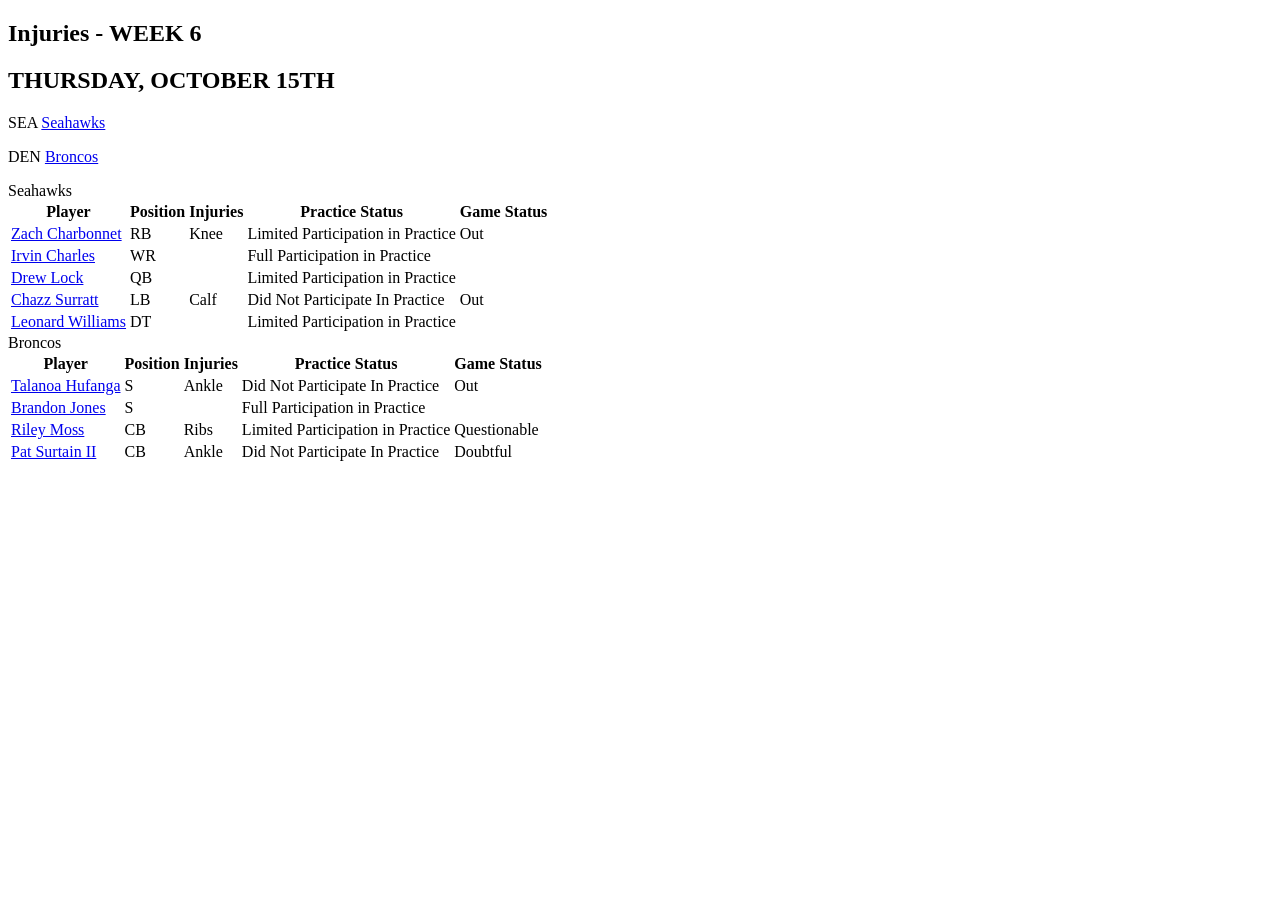
<file: site_scripts/tests/fixtures/injuries_sample.html>
<!doctype html>
<html lang="en"><head><meta charset="utf-8"><title>NFL Injuries (trimmed sample)</title></head>
<body>
<!-- Trimmed from the server-rendered https://www.nfl.com/injuries/ markup (Week 6, 2026):
     one game unit, two teams, a few players each. Structure/class names preserved. -->
<h2 class="nfl-c-content-header__roofline">Injuries - WEEK 6</h2>
<div class="nfl-o-injury-report__wrap">
<h2 class="d3-o-section-title">THURSDAY, OCTOBER 15TH</h2>
<section class="nfl-o-injury-report__unit">
<div class="nfl-c-matchup-strip"><div class="nfl-c-matchup-strip__game"><div class="nfl-c-matchup-strip__team"><p class="nfl-c-matchup-strip__team-name"><span class="nfl-c-matchup-strip__team-abbreviation"> SEA </span> <a class="nfl-c-matchup-strip__team-fullname" href="/teams/seattle-seahawks/"> Seahawks </a></p></div><div class="nfl-c-matchup-strip__team"><p class="nfl-c-matchup-strip__team-name"><span class="nfl-c-matchup-strip__team-abbreviation"> DEN </span> <a class="nfl-c-matchup-strip__team-fullname" href="/teams/denver-broncos/"> Broncos </a></p></div></div></div>
<div class="nfl-t-stats__title"><div class="nfl-u-hide-empty"></div><div class="d3-o-section-sub-title"><span>Seahawks</span></div></div>
<div class="d3-o-table--horizontal-scroll"><table class="d3-o-table d3-o-table--detailed d3-o-reports--detailed"><thead><tr><th>Player</th><th>Position</th><th>Injuries</th><th>Practice Status</th><th>Game Status</th></tr></thead><tbody>
<tr><td scope="row" tabindex="0"><a aria-label="Visit Zach Charbonnet profile page" class="nfl-o-cta--link" href="/players/zach-charbonnet/"> Zach Charbonnet </a></td><td>RB</td><td>Knee</td><td>Limited Participation in Practice</td><td>Out</td></tr>
<tr><td scope="row" tabindex="0"><a aria-label="Visit Irvin Charles profile page" class="nfl-o-cta--link" href="/players/irvin-charles/"> Irvin Charles </a></td><td>WR</td><td></td><td>Full Participation in Practice</td><td></td></tr>
<tr><td scope="row" tabindex="0"><a aria-label="Visit Drew Lock profile page" class="nfl-o-cta--link" href="/players/drew-lock/"> Drew Lock </a></td><td>QB</td><td></td><td>Limited Participation in Practice</td><td></td></tr>
<tr><td scope="row" tabindex="0"><a aria-label="Visit Chazz Surratt profile page" class="nfl-o-cta--link" href="/players/chazz-surratt/"> Chazz Surratt </a></td><td>LB</td><td>Calf</td><td>Did Not Participate In Practice</td><td>Out</td></tr>
<tr><td scope="row" tabindex="0"><a aria-label="Visit Leonard Williams profile page" class="nfl-o-cta--link" href="/players/leonard-williams/"> Leonard Williams </a></td><td>DT</td><td></td><td>Limited Participation in Practice</td><td></td></tr>
</tbody></table></div>
<div class="nfl-t-stats__title"><div class="nfl-u-hide-empty"></div><div class="d3-o-section-sub-title"><span>Broncos</span></div></div>
<div class="d3-o-table--horizontal-scroll"><table class="d3-o-table d3-o-table--detailed d3-o-reports--detailed"><thead><tr><th>Player</th><th>Position</th><th>Injuries</th><th>Practice Status</th><th>Game Status</th></tr></thead><tbody>
<tr><td scope="row" tabindex="0"><a aria-label="Visit Talanoa Hufanga profile page" class="nfl-o-cta--link" href="/players/talanoa-hufanga/"> Talanoa Hufanga </a></td><td>S</td><td>Ankle</td><td>Did Not Participate In Practice</td><td>Out</td></tr>
<tr><td scope="row" tabindex="0"><a aria-label="Visit Brandon Jones profile page" class="nfl-o-cta--link" href="/players/brandon-jones/"> Brandon Jones </a></td><td>S</td><td></td><td>Full Participation in Practice</td><td></td></tr>
<tr><td scope="row" tabindex="0"><a aria-label="Visit Riley Moss profile page" class="nfl-o-cta--link" href="/players/riley-moss/"> Riley Moss </a></td><td>CB</td><td>Ribs</td><td>Limited Participation in Practice</td><td>Questionable</td></tr>
<tr><td scope="row" tabindex="0"><a aria-label="Visit Pat Surtain II profile page" class="nfl-o-cta--link" href="/players/pat-surtain-ii/"> Pat Surtain II </a></td><td>CB</td><td>Ankle</td><td>Did Not Participate In Practice</td><td>Doubtful</td></tr>
</tbody></table></div>
</section>
</div>
</body></html>
</file>
<file: site/assets/css/styles.css>
/* ==========================================================================
   PocketPicks stylesheet — single file, no build step.

   Sections
     1. Fonts
     2. Design tokens (:root custom properties)
     3. Base / reset
     4. Layout (container, 16px gutters, responsive card grid)
     5. Header and nav
     6. Footer
     7. Cards and surfaces
     8. Badges and week pills
     9. Utilities (tabular figures, visually-hidden, text colors)

   Contrast: all text colors below meet WCAG AA (4.5:1) on both --bg and
   --surface. Color is never the only cue; pair it with text or a badge.
   ========================================================================== */

/* 1. Fonts ---------------------------------------------------------------- */
/* Inter is loaded with a <link> in each page <head> (avoids a render-blocking @import chain). */

/* 2. Design tokens -------------------------------------------------------- */
:root {
  --bg: #0e1116;
  --surface: #1a1f26;
  --surface-2: #232a33;
  --border: #2d3540;

  --text: #e8ecf1;
  --muted: #9aa4b2;

  --favored: #38e07b;   /* favored team / accent */
  --underdog: #f0943b;  /* underdog / contrast */
  --miss: #ff7a7a;      /* incorrect pick */

  --radius: 14px;
  --gutter: 16px;
  --max-width: 1100px;

  --font: "Inter", system-ui, -apple-system, "Segoe UI", Roboto, sans-serif;
}

/* 3. Base / reset --------------------------------------------------------- */
*,
*::before,
*::after {
  box-sizing: border-box;
}

html {
  -webkit-text-size-adjust: 100%;
}

body {
  margin: 0;
  background: var(--bg);
  color: var(--text);
  font-family: var(--font);
  font-size: 16px;
  line-height: 1.5;
  overflow-wrap: break-word;
}

img,
svg {
  max-width: 100%;
  height: auto;
}

a {
  color: var(--favored);
  text-decoration: none;
}

a:hover {
  text-decoration: underline;
}

a:focus-visible,
button:focus-visible {
  outline: 2px solid var(--favored);
  outline-offset: 2px;
  border-radius: 4px;
}

h1,
h2,
h3 {
  margin: 0 0 8px;
  line-height: 1.2;
  font-weight: 800;
}

h1 {
  font-size: 1.75rem;
}

h2 {
  font-size: 1.25rem;
}

/* 4. Layout --------------------------------------------------------------- */
.container {
  width: 100%;
  max-width: var(--max-width);
  margin: 0 auto;
  padding-left: var(--gutter);
  padding-right: var(--gutter);
}

main {
  display: block;
  padding-top: 24px;
  padding-bottom: 48px;
  min-height: 60vh;
}

/* Cards stack in one column under 640px, then 2 and 3 columns. */
.card-grid {
  display: grid;
  grid-template-columns: 1fr;
  gap: 16px;
}

.card-grid > * {
  min-width: 0;
}

@media (min-width: 640px) {
  .card-grid {
    grid-template-columns: repeat(2, 1fr);
  }
}

@media (min-width: 1024px) {
  .card-grid {
    grid-template-columns: repeat(3, 1fr);
  }
}

/* Banner strip under the header: week, season, record. */
.banner {
  display: flex;
  flex-wrap: wrap;
  gap: 8px 16px;
  align-items: center;
  margin-bottom: 24px;
  padding: 12px 16px;
  background: var(--surface);
  border: 1px solid var(--border);
  border-radius: var(--radius);
  color: var(--muted);
  font-size: 0.9rem;
}

.banner strong {
  color: var(--text);
}

/* 5. Header and nav ------------------------------------------------------- */
.site-header {
  background: var(--bg);
  border-bottom: 1px solid var(--border);
}

.site-header .container {
  display: flex;
  flex-wrap: wrap;
  align-items: center;
  justify-content: space-between;
  gap: 8px 24px;
  padding-top: 12px;
  padding-bottom: 12px;
}

.site-logo {
  display: inline-flex;
  align-items: center;
}

.site-logo img {
  display: block;
  height: 32px;
  width: auto;
}

.site-nav {
  display: flex;
  gap: 4px;
}

.site-nav a {
  padding: 8px 12px;
  border-radius: 999px;
  color: var(--muted);
  font-weight: 600;
  font-size: 0.95rem;
}

.site-nav a:hover {
  color: var(--text);
  text-decoration: none;
}

.site-nav a[aria-current="page"] {
  color: var(--bg);
  background: var(--favored);
}

/* 6. Footer --------------------------------------------------------------- */
.site-footer {
  border-top: 1px solid var(--border);
  color: var(--muted);
  font-size: 0.875rem;
}

.site-footer .container {
  display: flex;
  flex-direction: column;
  gap: 6px;
  padding-top: 24px;
  padding-bottom: 32px;
}

.site-footer p {
  margin: 0;
}

.site-footer .disclaimer {
  font-size: 0.8rem;
}

/* 7. Cards and surfaces --------------------------------------------------- */
.card {
  display: block;
  padding: 20px 16px;
  background: var(--surface);
  border: 1px solid var(--border);
  border-radius: var(--radius);
  color: var(--text);
}

a.card:hover {
  border-color: var(--favored);
  text-decoration: none;
}

.card-meta {
  color: var(--muted);
  font-size: 0.85rem;
  text-align: center;
}

.card-pct {
  font-size: 3rem;
  font-weight: 800;
  line-height: 1;
  text-align: center;
}

.card-pct.favored {
  color: var(--favored);
}

.card-pct.underdog {
  color: var(--underdog);
}

/* Horizontal probability bar: favored fill on the left of its own side. */
.prob-bar {
  display: flex;
  height: 10px;
  overflow: hidden;
  border-radius: 999px;
  background: var(--surface-2);
}

.prob-bar .favored {
  background: var(--favored);
}

.prob-bar .underdog {
  background: var(--underdog);
}

/* 8. Badges and week pills ------------------------------------------------ */
.favored-badge {
  display: inline-block;
  padding: 2px 8px;
  border-radius: 999px;
  background: var(--favored);
  color: var(--bg);
  font-size: 0.7rem;
  font-weight: 800;
  letter-spacing: 0.06em;
  text-transform: uppercase;
}

.week-pills {
  display: flex;
  flex-wrap: wrap;
  gap: 8px;
  margin: 0 0 24px;
  padding: 0;
  list-style: none;
}

.week-pill {
  display: inline-block;
  min-width: 44px;
  padding: 8px 14px;
  border: 1px solid var(--border);
  border-radius: 999px;
  background: var(--surface);
  color: var(--text);
  font: inherit;
  font-size: 0.9rem;
  font-weight: 600;
  text-align: center;
  cursor: pointer;
}

.week-pill:hover {
  border-color: var(--favored);
}

.week-pill[aria-pressed="true"],
.week-pill.active {
  background: var(--favored);
  border-color: var(--favored);
  color: var(--bg);
}

.week-pill[disabled],
.week-pill.inert {
  color: var(--muted);
  border-style: dashed;
  cursor: not-allowed;
}

/* About page prose */
.about {
  max-width: 68ch;
}

.about section {
  margin-top: 24px;
}

.about p {
  margin: 0 0 12px;
}

/* 9. Utilities ------------------------------------------------------------ */
.tabular {
  font-variant-numeric: tabular-nums;
}

.text-muted {
  color: var(--muted);
}

.text-favored {
  color: var(--favored);
}

.text-underdog {
  color: var(--underdog);
}

.text-miss {
  color: var(--miss);
}

.visually-hidden {
  position: absolute;
  width: 1px;
  height: 1px;
  margin: -1px;
  padding: 0;
  overflow: hidden;
  clip: rect(0, 0, 0, 0);
  white-space: nowrap;
  border: 0;
}

/* 10. Game cards (home page, history, game detail) ------------------------ */
.game-card {
  display: flex;
  flex-direction: column;
  gap: 14px;
}

.teams {
  display: grid;
  grid-template-columns: 1fr auto 1fr;
  align-items: start;
  gap: 8px;
}

.teams-at {
  align-self: center;
  color: var(--muted);
  font-size: 0.85rem;
}

.team {
  display: flex;
  flex-direction: column;
  align-items: center;
  gap: 4px;
  min-width: 0;
  text-align: center;
}

.team-name {
  font-weight: 600;
  font-size: 0.9rem;
  line-height: 1.25;
}

.team-record {
  color: var(--muted);
  font-size: 0.8rem;
}

.team-logo {
  display: block;
  width: 48px;
  height: 48px;
  object-fit: contain;
}

/* Text fallback shown when assets/img/teams/<slug>.svg is absent. */
.team-badge {
  display: inline-flex;
  align-items: center;
  justify-content: center;
  width: 48px;
  height: 48px;
  border: 1px solid var(--border);
  border-radius: 50%;
  background: var(--surface-2);
  color: var(--text);
  font-size: 0.85rem;
  font-weight: 800;
  letter-spacing: 0.03em;
}

.pick {
  text-align: center;
}

.pick-label {
  margin-top: 4px;
  color: var(--muted);
  font-size: 0.85rem;
  font-weight: 600;
}

.prob-legend {
  display: flex;
  justify-content: space-between;
  margin-top: -8px;
  color: var(--muted);
  font-size: 0.75rem;
}

.warming-up {
  margin: 0;
  padding: 12px;
  border: 1px dashed var(--border);
  border-radius: 10px;
  color: var(--muted);
  font-size: 0.9rem;
  text-align: center;
}

.odds-row {
  padding-top: 12px;
  border-top: 1px solid var(--border);
  text-align: center;
}

.odds-label {
  color: var(--muted);
  font-size: 0.75rem;
}

.odds-lines {
  display: flex;
  justify-content: space-between;
  gap: 8px;
  margin-top: 2px;
  font-size: 0.9rem;
  font-weight: 600;
}

.empty-state {
  padding: 32px 16px;
  border: 1px dashed var(--border);
  border-radius: var(--radius);
  color: var(--muted);
  text-align: center;
}

/* 11. Game detail page ---------------------------------------------------- */
#game-root > * + * {
  margin-top: 16px;
}

#game-root > p:first-child {
  margin: 0 0 4px;
}

.game-header {
  padding: 28px 16px;
}

.game-header .team-name {
  font-size: 1.1rem;
}

.game-header .team-logo,
.game-header .team-badge {
  width: 64px;
  height: 64px;
}

.game-header .card-pct {
  font-size: 3.5rem;
}

.panel-grid {
  display: grid;
  grid-template-columns: 1fr;
  gap: 16px;
}

.panel-grid > * {
  min-width: 0;
  margin-top: 0;
}

@media (min-width: 640px) {
  .panel-grid {
    grid-template-columns: repeat(2, 1fr);
  }
}

.team-panel-head {
  display: flex;
  align-items: center;
  gap: 12px;
  margin-bottom: 12px;
}

.team-panel-head h2 {
  margin: 0;
}

.panel-sub {
  font-size: 0.8rem;
  font-weight: 600;
  text-transform: uppercase;
  letter-spacing: 0.06em;
}

.stat-list {
  margin: 0;
}

.stat-row {
  display: flex;
  justify-content: space-between;
  gap: 12px;
  padding: 8px 0;
  border-bottom: 1px solid var(--border);
}

.stat-row dt {
  color: var(--muted);
  min-width: 0;
}

.stat-row dd {
  margin: 0;
  font-weight: 600;
  text-align: right;
}

.panel-subhead {
  margin: 16px 0 8px;
  font-size: 0.95rem;
  color: var(--muted);
}

.last5-list {
  margin: 0;
  padding: 0;
  list-style: none;
}

.last5-item {
  display: flex;
  align-items: center;
  gap: 12px;
  padding: 6px 0;
}

.result-chip {
  display: inline-flex;
  align-items: center;
  justify-content: center;
  width: 28px;
  height: 28px;
  border: 1px solid var(--border);
  border-radius: 8px;
  background: var(--surface-2);
  font-size: 0.8rem;
  font-weight: 800;
}

.result-chip.win {
  border-color: var(--favored);
  color: var(--favored);
}

.result-chip.loss {
  border-color: var(--miss);
  color: var(--miss);
}

.last5-score {
  font-weight: 600;
}

.last5-opp {
  margin-left: auto;
  color: var(--muted);
  font-size: 0.9rem;
}

.model-note {
  margin: 12px 0 0;
  font-size: 0.8rem;
}

.injury-cols {
  display: grid;
  grid-template-columns: 1fr;
  gap: 16px;
}

@media (min-width: 640px) {
  .injury-cols {
    grid-template-columns: repeat(2, 1fr);
  }
}

.injury-col {
  min-width: 0;
}

.injury-col h3 {
  font-size: 1rem;
}

.injury-list {
  margin: 0;
  padding: 0;
  list-style: none;
}

.injury-item {
  display: flex;
  flex-direction: column;
  padding: 8px 0;
  border-bottom: 1px solid var(--border);
}

.injury-player {
  font-weight: 600;
}

.injury-detail {
  color: var(--muted);
  font-size: 0.9rem;
}

.status-badge {
  display: inline-block;
  padding: 1px 8px;
  border: 1px solid var(--border);
  border-radius: 999px;
  font-size: 0.75rem;
  font-weight: 700;
}

.status-out {
  border-color: var(--miss);
  color: var(--miss);
}

.status-doubtful,
.status-questionable,
.status-did-not-practice {
  border-color: var(--underdog);
  color: var(--underdog);
}

.injuries-fetched {
  margin: 12px 0 0;
  font-size: 0.8rem;
}

.injuries h2 {
  margin-bottom: 12px;
}

/* 12. History page -------------------------------------------------------- */
#history-root > h1 {
  margin-bottom: 16px;
}

.history-section + .history-section {
  margin-top: 40px;
}

.history-section > h2 {
  margin-bottom: 12px;
}

.week-pills li {
  display: block;
}

.week-stat {
  margin: 0 0 16px;
  font-size: 1.1rem;
  font-weight: 800;
}

/* Outcome overlay appended inside a game card. */
.game-card.result-hit {
  border-color: var(--favored);
}

.game-card.result-miss {
  border-color: var(--miss);
}

.result-footer {
  display: flex;
  flex-wrap: wrap;
  align-items: center;
  justify-content: space-between;
  gap: 6px 12px;
  padding-top: 12px;
  border-top: 1px solid var(--border);
}

.result-badge {
  display: inline-block;
  padding: 2px 10px;
  border: 1px solid var(--border);
  border-radius: 999px;
  font-size: 0.8rem;
  font-weight: 800;
}

.result-badge.hit {
  border-color: var(--favored);
  color: var(--favored);
}

.result-badge.miss {
  border-color: var(--miss);
  color: var(--miss);
}

.result-badge.none {
  color: var(--muted);
}

.final-score {
  font-size: 0.9rem;
  font-weight: 600;
}

.teams-line {
  font-size: 1.1rem;
  font-weight: 800;
  text-align: center;
}

.tally-summary {
  margin: 0 0 16px;
  color: var(--muted);
  font-weight: 600;
}

.chart-box {
  position: relative;
  width: 100%;
  height: 240px;
  margin-bottom: 24px;
  padding: 12px;
  background: var(--surface);
  border: 1px solid var(--border);
  border-radius: var(--radius);
}

.table-wrap {
  overflow-x: auto;
  border: 1px solid var(--border);
  border-radius: var(--radius);
  background: var(--surface);
}

.tally-table {
  width: 100%;
  border-collapse: collapse;
  font-size: 0.9rem;
}

.tally-table th,
.tally-table td {
  padding: 10px 12px;
  border-bottom: 1px solid var(--border);
  text-align: right;
  white-space: nowrap;
}

.tally-table th:first-child,
.tally-table td:first-child {
  text-align: left;
}

.tally-table thead th {
  color: var(--muted);
  font-size: 0.75rem;
  font-weight: 600;
  letter-spacing: 0.04em;
  text-transform: uppercase;
}

.tally-table tbody th {
  font-weight: 600;
}

.tally-table tfoot th,
.tally-table tfoot td {
  border-bottom: 0;
  background: var(--surface-2);
  color: var(--favored);
  font-weight: 800;
}

@media (max-width: 480px) {
  .tally-table th,
  .tally-table td {
    padding: 8px 6px;
    font-size: 0.8rem;
  }
}
</file>
